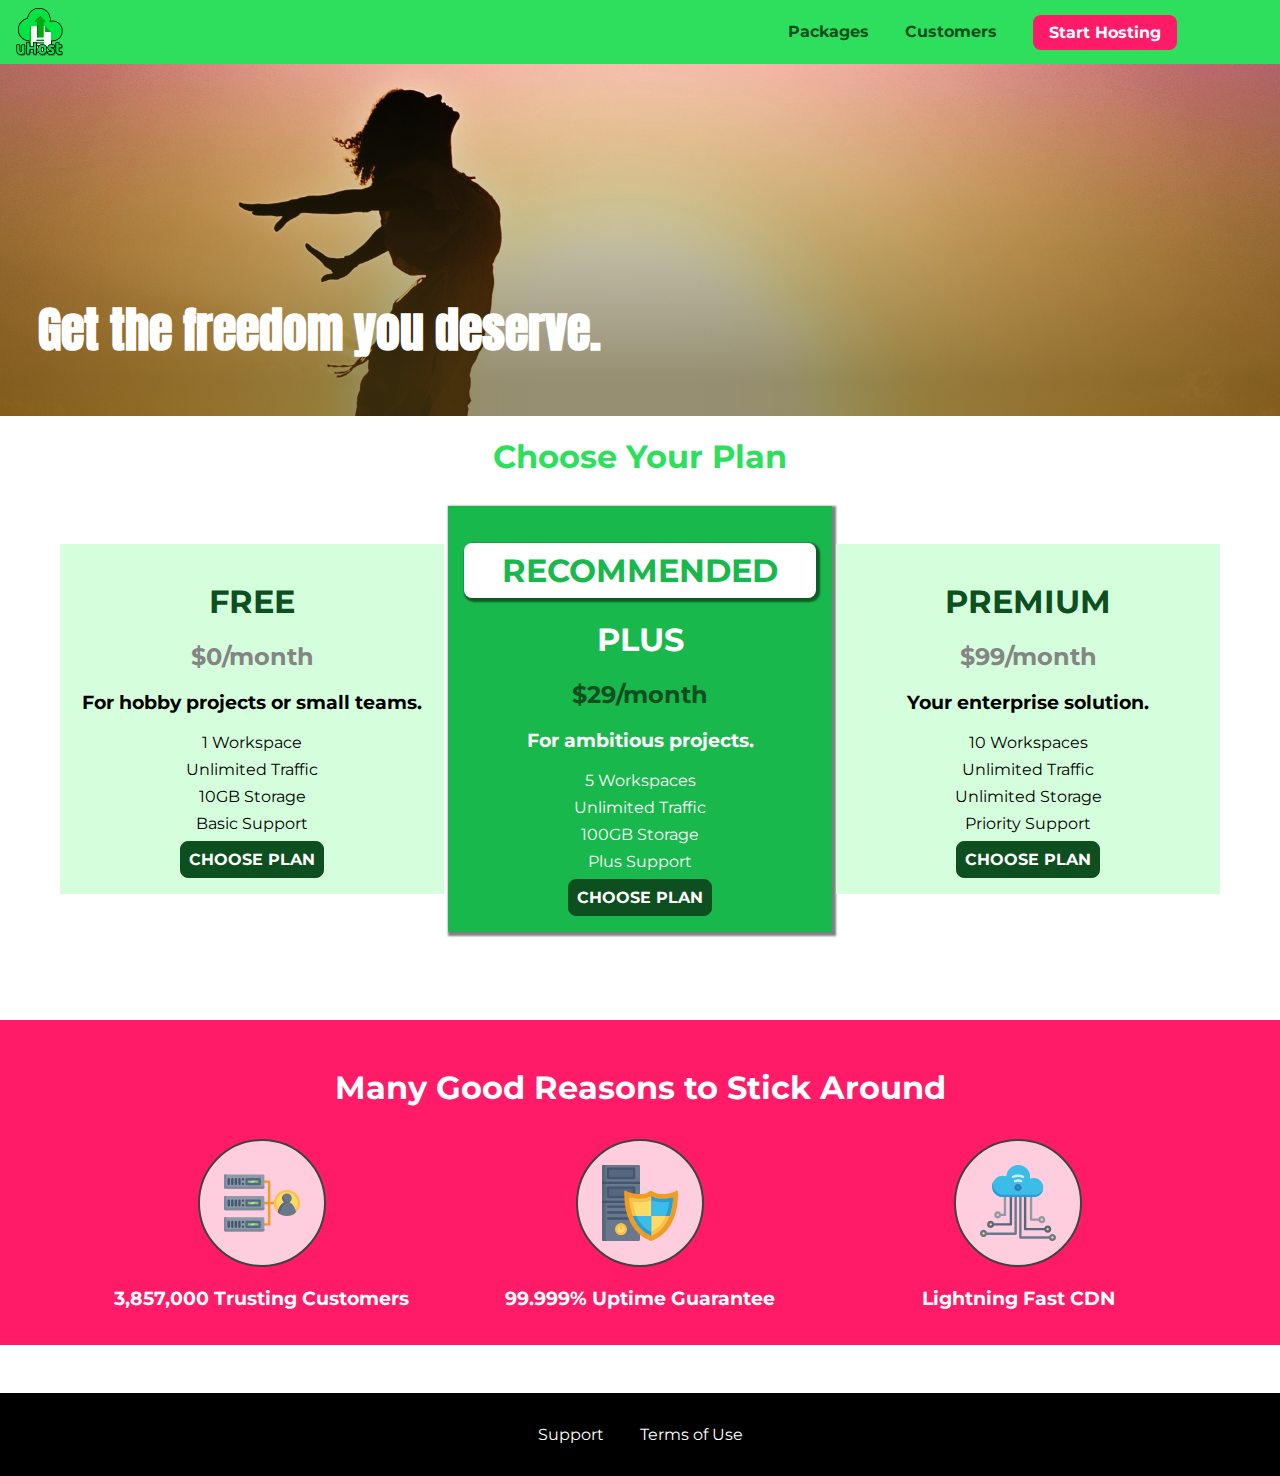
<file: s10/index.html>
<!DOCTYPE html>
<html lang="en">

<head>
    <meta charset="UTF-8">
    <meta http-equiv="X-UA-Compatible" content="ie=edge">
    <meta name="viewport" content="width=device-width, initial-scale=1.0">
    <title>uHost</title>
    <link rel="shortcut icon" href="favicon.png">
    <link href="https://fonts.googleapis.com/css?family=Anton" rel="stylesheet">
    <link href="https://fonts.googleapis.com/css?family=Montserrat:400,700" rel="stylesheet">
    <link rel="stylesheet" href="shared.css">
    <link rel="stylesheet" href="main.css">
</head>

<body>
    <div class="backdrop"></div>
    <div class="modal">
        <h1 class="modal__title">Do you want to continue?</h1>
        <div class="modal__actions">
            <a href="start-hosting/index.html" class="modal__action">Yes!</a>
            <button class="modal__action modal__action--negative" type="button">No!</button>
        </div>
    </div>
    <header class="main-header">
        <div>
            <button class="toggle-button">
                <span class="toggle-button__bar"></span>
                <span class="toggle-button__bar"></span>
                <span class="toggle-button__bar"></span>
            </button>
            <a href="index.html" class="main-header__brand">
                <img src="images/uhost-icon.png" alt="uHost - Your favorite hosting company">
            </a>
        </div>
        <nav class="main-nav">
            <ul class="main-nav__items">
                <li class="main-nav__item">
                    <a href="packages/index.html">Packages</a>
                </li>
                <li class="main-nav__item">
                    <a href="customers/index.html">Customers</a>
                </li>
                <li class="main-nav__item main-nav__item--cta">
                    <a href="start-hosting/index.html">Start Hosting</a>
                </li>
            </ul>
        </nav>
    </header>
    <nav class="mobile-nav">
        <ul class="mobile-nav__items">
            <li class="mobile-nav__item">
                <a href="packages/index.html">Packages</a>
            </li>
            <li class="mobile-nav__item">
                <a href="customers/index.html">Customers</a>
            </li>
            <li class="mobile-nav__item mobile-nav__item--cta">
                <a href="start-hosting/index.html">Start Hosting</a>
            </li>
        </ul>
    </nav>
    <main>
        <section id="product-overview">
            <h1>Get the freedom you deserve.</h1>
        </section>
        <section id="plans">
            <h1 class="section-title">Choose Your Plan</h1>
            <div class="plan__list">
                <article class="plan">
                    <h1 class="plan__title">FREE</h1>
                    <h2 class="plan__price">$0/month</h2>
                    <h3>For hobby projects or small teams.</h3>
                    <ul class="plan__features">
                        <li class="plan__feature">1 Workspace</li>
                        <li class="plan__feature">Unlimited Traffic</li>
                        <li class="plan__feature">10GB Storage</li>
                        <li class="plan__feature">Basic Support</li>
                    </ul>
                    <div>
                        <button class="button">CHOOSE PLAN</button>
                    </div>
                </article>
                <article class="plan plan--highlighted">
                    <h1 class="plan__annotation">RECOMMENDED</h1>
                    <h1 class="plan__title">PLUS</h1>
                    <h2 class="plan__price">$29/month</h2>
                    <h3>For ambitious projects.</h3>
                    <ul class="plan__features">
                        <li class="plan__feature">5 Workspaces</li>
                        <li class="plan__feature">Unlimited Traffic</li>
                        <li class="plan__feature">100GB Storage</li>
                        <li class="plan__feature">Plus Support</li>
                    </ul>
                    <div>
                        <button class="button">CHOOSE PLAN</button>
                    </div>
                </article>
                <article class="plan">
                    <h1 class="plan__title">PREMIUM</h1>
                    <h2 class="plan__price">$99/month</h2>
                    <h3>Your enterprise solution.</h3>
                    <ul class="plan__features">
                        <li class="plan__feature">10 Workspaces</li>
                        <li class="plan__feature">Unlimited Traffic</li>
                        <li class="plan__feature">Unlimited Storage</li>
                        <li class="plan__feature">Priority Support</li>
                    </ul>
                    <div>
                        <button class="button">CHOOSE PLAN</button>
                    </div>
                </article>
            </div>
        </section>
        <section id="key-features">
            <h1 class="section-title">Many Good Reasons to Stick Around</h1>
            <ul class="key-feature__list">
                <li class="key-feature">
                    <div class="key-feature__image">
                        <svg viewBox="0 0 512 512">
                            <path style="fill:#F09B24;" d="M344,248h-32V112c0-4.418-3.582-8-8-8h-40c-4.418,0-8,3.582-8,8s3.582,8,8,8h32v128h-32  c-4.418,0-8,3.582-8,8s3.582,8,8,8h32v128h-32c-4.418,0-8,3.582-8,8s3.582,8,8,8h40c4.418,0,8-3.582,8-8V264h32c4.418,0,8-3.582,8-8  S348.418,248,344,248z"
                            />
                            <path style="fill:#8E9AA9;" d="M264,64H8c-4.418,0-8,3.582-8,8v80c0,4.418,3.582,8,8,8h256c4.418,0,8-3.582,8-8V72  C272,67.582,268.418,64,264,64z"
                            />
                            <path style="fill:#7C899B;" d="M24,144c-4.418,0-8-3.582-8-8V64H8c-4.418,0-8,3.582-8,8v80c0,4.418,3.582,8,8,8h256  c4.418,0,8-3.582,8-8v-8H24z"
                            />
                            <rect x="152" y="96" style="fill:#B8E3A8;" width="88" height="32" />
                            <g>
                                <polygon style="fill:#7EC97D;" points="152,96 152,128 166,128 198,96  " />
                                <polygon style="fill:#7EC97D;" points="220,96 188,128 240,128 240,96  " />
                            </g>
                            <path style="fill:#56677E;" d="M240,136h-88c-4.418,0-8-3.582-8-8V96c0-4.418,3.582-8,8-8h88c4.418,0,8,3.582,8,8v32  C248,132.418,244.418,136,240,136z M160,120h72v-16h-72V120z"
                            />
                            <g>
                                <path style="fill:#435670;" d="M32,136c-4.418,0-8-3.582-8-8V96c0-4.418,3.582-8,8-8s8,3.582,8,8v32C40,132.418,36.418,136,32,136z   "
                                />
                                <path style="fill:#435670;" d="M56,136c-4.418,0-8-3.582-8-8V96c0-4.418,3.582-8,8-8s8,3.582,8,8v32C64,132.418,60.418,136,56,136z   "
                                />
                                <path style="fill:#435670;" d="M80,136c-4.418,0-8-3.582-8-8V96c0-4.418,3.582-8,8-8s8,3.582,8,8v32C88,132.418,84.418,136,80,136z   "
                                />
                                <path style="fill:#435670;" d="M104,136c-4.418,0-8-3.582-8-8V96c0-4.418,3.582-8,8-8s8,3.582,8,8v32   C112,132.418,108.418,136,104,136z"
                                />
                                <path style="fill:#435670;" d="M128,105c-4.418,0-8-3.582-8-8v-1c0-4.418,3.582-8,8-8s8,3.582,8,8v1   C136,101.418,132.418,105,128,105z"
                                />
                                <path style="fill:#435670;" d="M128,136c-4.418,0-8-3.582-8-8v-1c0-4.418,3.582-8,8-8s8,3.582,8,8v1   C136,132.418,132.418,136,128,136z"
                                />
                            </g>
                            <path style="fill:#8E9AA9;" d="M264,208H8c-4.418,0-8,3.582-8,8v80c0,4.418,3.582,8,8,8h256c4.418,0,8-3.582,8-8v-80  C272,211.582,268.418,208,264,208z"
                            />
                            <path style="fill:#7C899B;" d="M24,288c-4.418,0-8-3.582-8-8v-72H8c-4.418,0-8,3.582-8,8v80c0,4.418,3.582,8,8,8h256  c4.418,0,8-3.582,8-8v-8H24z"
                            />
                            <rect x="152" y="240" style="fill:#B8E3A8;" width="88" height="32" />
                            <g>
                                <polygon style="fill:#7EC97D;" points="152,240 152,272 166,272 198,240  " />
                                <polygon style="fill:#7EC97D;" points="220,240 188,272 240,272 240,240  " />
                            </g>
                            <path style="fill:#56677E;" d="M240,280h-88c-4.418,0-8-3.582-8-8v-32c0-4.418,3.582-8,8-8h88c4.418,0,8,3.582,8,8v32  C248,276.418,244.418,280,240,280z M160,264h72v-16h-72V264z"
                            />
                            <g>
                                <path style="fill:#435670;" d="M32,280c-4.418,0-8-3.582-8-8v-32c0-4.418,3.582-8,8-8s8,3.582,8,8v32C40,276.418,36.418,280,32,280   z"
                                />
                                <path style="fill:#435670;" d="M56,280c-4.418,0-8-3.582-8-8v-32c0-4.418,3.582-8,8-8s8,3.582,8,8v32C64,276.418,60.418,280,56,280   z"
                                />
                                <path style="fill:#435670;" d="M80,280c-4.418,0-8-3.582-8-8v-32c0-4.418,3.582-8,8-8s8,3.582,8,8v32C88,276.418,84.418,280,80,280   z"
                                />
                                <path style="fill:#435670;" d="M104,280c-4.418,0-8-3.582-8-8v-32c0-4.418,3.582-8,8-8s8,3.582,8,8v32   C112,276.418,108.418,280,104,280z"
                                />
                                <path style="fill:#435670;" d="M128,249c-4.418,0-8-3.582-8-8v-1c0-4.418,3.582-8,8-8s8,3.582,8,8v1   C136,245.418,132.418,249,128,249z"
                                />
                                <path style="fill:#435670;" d="M128,280c-4.418,0-8-3.582-8-8v-1c0-4.418,3.582-8,8-8s8,3.582,8,8v1   C136,276.418,132.418,280,128,280z"
                                />
                            </g>
                            <path style="fill:#8E9AA9;" d="M264,352H8c-4.418,0-8,3.582-8,8v80c0,4.418,3.582,8,8,8h256c4.418,0,8-3.582,8-8v-80  C272,355.582,268.418,352,264,352z"
                            />
                            <path style="fill:#7C899B;" d="M24,432c-4.418,0-8-3.582-8-8v-72H8c-4.418,0-8,3.582-8,8v80c0,4.418,3.582,8,8,8h256  c4.418,0,8-3.582,8-8v-8H24z"
                            />
                            <rect x="152" y="384" style="fill:#B8E3A8;" width="88" height="32" />
                            <g>
                                <polygon style="fill:#7EC97D;" points="152,384 152,416 166,416 198,384  " />
                                <polygon style="fill:#7EC97D;" points="220,384 188,416 240,416 240,384  " />
                            </g>
                            <path style="fill:#56677E;" d="M240,424h-88c-4.418,0-8-3.582-8-8v-32c0-4.418,3.582-8,8-8h88c4.418,0,8,3.582,8,8v32  C248,420.418,244.418,424,240,424z M160,408h72v-16h-72V408z"
                            />
                            <g>
                                <path style="fill:#435670;" d="M32,424c-4.418,0-8-3.582-8-8v-32c0-4.418,3.582-8,8-8s8,3.582,8,8v32C40,420.418,36.418,424,32,424   z"
                                />
                                <path style="fill:#435670;" d="M56,424c-4.418,0-8-3.582-8-8v-32c0-4.418,3.582-8,8-8s8,3.582,8,8v32C64,420.418,60.418,424,56,424   z"
                                />
                                <path style="fill:#435670;" d="M80,424c-4.418,0-8-3.582-8-8v-32c0-4.418,3.582-8,8-8s8,3.582,8,8v32C88,420.418,84.418,424,80,424   z"
                                />
                                <path style="fill:#435670;" d="M104,424c-4.418,0-8-3.582-8-8v-32c0-4.418,3.582-8,8-8s8,3.582,8,8v32   C112,420.418,108.418,424,104,424z"
                                />
                                <path style="fill:#435670;" d="M128,393c-4.418,0-8-3.582-8-8v-1c0-4.418,3.582-8,8-8s8,3.582,8,8v1   C136,389.418,132.418,393,128,393z"
                                />
                                <path style="fill:#435670;" d="M128,424c-4.418,0-8-3.582-8-8v-1c0-4.418,3.582-8,8-8s8,3.582,8,8v1   C136,420.418,132.418,424,128,424z"
                                />
                            </g>
                            <path style="fill:#F7C14D;" d="M424,168c-48.523,0-88,39.477-88,88s39.477,88,88,88s88-39.477,88-88S472.523,168,424,168z" />
                            <path style="fill:#FFDB66;" d="M424,184c-39.701,0-72,32.299-72,72s32.299,72,72,72s72-32.299,72-72S463.701,184,424,184z" />
                            <path style="fill:#69788D;" d="M484.893,314.16C476.393,274.588,451.922,248,424,248s-52.393,26.588-60.893,66.16  c-0.605,2.82,0.354,5.749,2.511,7.664C381.731,336.124,402.465,344,424,344s42.269-7.876,58.381-22.176  C484.539,319.909,485.498,316.98,484.893,314.16z"
                            />
                            <path style="fill:#56677E;" d="M434.053,249.171C430.768,248.403,427.411,248,424,248c-27.922,0-52.393,26.588-60.893,66.16  c-0.605,2.82,0.354,5.749,2.511,7.664c3.383,3.002,6.979,5.703,10.734,8.125C384.904,286.243,407.373,255.378,434.053,249.171z"
                            />
                            <path style="fill:#69788D;" d="M424,192c-17.645,0-32,14.355-32,32s14.355,32,32,32s32-14.355,32-32S441.645,192,424,192z" />
                            <path style="fill:#56677E;" d="M432,248c-17.645,0-32-14.355-32-32c0-6.783,2.128-13.076,5.742-18.258  C397.444,203.53,392,213.138,392,224c0,17.645,14.355,32,32,32c10.862,0,20.471-5.444,26.258-13.742  C445.076,245.872,438.783,248,432,248z"
                            />

                        </svg>
                    </div>
                    <p class="key-feature__description">3,857,000 Trusting Customers</p>
                </li>
                <li class="key-feature">
                    <div class="key-feature__image">
                        <svg viewBox="0 0 512 512">
                            <path style="fill:#69788D;" d="M248,0H8C3.582,0,0,3.582,0,8v496c0,4.418,3.582,8,8,8h240c4.418,0,8-3.582,8-8V8  C256,3.582,252.418,0,248,0z"
                            />
                            <path style="fill:#56677E;" d="M24,504V8c0-4.418,3.582-8,8-8H8C3.582,0,0,3.582,0,8v496c0,4.418,3.582,8,8,8h24  C27.582,512,24,508.418,24,504z"
                            />
                            <g>
                                <rect x="0" y="112" style="fill:#435670;" width="256" height="16" />
                                <rect x="0" y="240" style="fill:#435670;" width="256" height="16" />
                            </g>
                            <path style="fill:#F7C14D;" d="M128,392c-22.056,0-40,17.944-40,40s17.944,40,40,40s40-17.944,40-40S150.056,392,128,392z" />
                            <path style="fill:#FFDB66;" d="M128,408c-13.233,0-24,10.767-24,24s10.767,24,24,24s24-10.767,24-24S141.233,408,128,408z" />
                            <path style="fill:#F7C14D;" d="M128,392c-2.739,0-5.414,0.278-8,0.805V424c0,4.418,3.582,8,8,8c4.418,0,8-3.582,8-8v-31.195  C133.414,392.278,130.739,392,128,392z"
                            />
                            <g>
                                <path style="fill:#435670;" d="M216,288H40c-4.418,0-8-3.582-8-8s3.582-8,8-8h176c4.418,0,8,3.582,8,8S220.418,288,216,288z"
                                />
                                <path style="fill:#435670;" d="M216,328H40c-4.418,0-8-3.582-8-8s3.582-8,8-8h176c4.418,0,8,3.582,8,8S220.418,328,216,328z"
                                />
                                <path style="fill:#435670;" d="M216,368H40c-4.418,0-8-3.582-8-8s3.582-8,8-8h176c4.418,0,8,3.582,8,8S220.418,368,216,368z"
                                />
                                <path style="fill:#435670;" d="M216,16H40c-4.418,0-8,3.582-8,8v64c0,4.418,3.582,8,8,8h176c4.418,0,8-3.582,8-8V24   C224,19.582,220.418,16,216,16z"
                                />
                            </g>
                            <rect x="48" y="32" style="fill:#56677E;" width="160" height="48" />
                            <path style="fill:#435670;" d="M216,144H40c-4.418,0-8,3.582-8,8v64c0,4.418,3.582,8,8,8h176c4.418,0,8-3.582,8-8v-64  C224,147.582,220.418,144,216,144z"
                            />
                            <rect x="48" y="160" style="fill:#56677E;" width="160" height="48" />
                            <path style="fill:#F09B24;" d="M511.747,180.237c-0.194-6.537-8.107-10.107-13.135-5.894c-5.6,4.693-42.904,21.282-98.514,21.282  c-33.45,0-64.625-20.999-64.929-21.206c-2.9-1.991-6.764-1.85-9.512,0.346c-2.677,2.135-27.201,20.86-63.793,20.86  c-55.607,0-92.914-16.589-98.515-21.282c-5.028-4.211-12.941-0.645-13.135,5.894c-1.634,54.834,4.655,105.941,18.693,151.903  c12.096,39.604,29.759,74.047,52.497,102.373c27.538,34.304,62.743,59.882,104.66,76.045c3.069,1.918,6.757,1.921,9.83,0  c41.917-16.163,77.122-41.741,104.66-76.045c22.738-28.326,40.401-62.77,52.497-102.373  C507.092,286.179,513.381,235.071,511.747,180.237z"
                            />
                            <path style="fill:#F7C14D;" d="M476.21,221.226c-1.953-1.631-4.568-2.235-7.036-1.628c-21.686,5.327-44.926,8.028-69.075,8.028  c-25.926,0-49.633-8.975-64.955-16.504c-2.307-1.134-5.016-1.091-7.284,0.116c-14.059,7.477-36.919,16.388-65.994,16.388  c-24.153,0-47.394-2.701-69.075-8.028c-5.155-1.268-10.221,2.966-9.894,8.261c2.077,33.693,7.668,65.635,16.616,94.935  c22.774,74.565,66.139,126.334,128.888,153.868c2.032,0.891,4.397,0.891,6.43,0c61.777-27.107,104.716-78.876,127.62-153.868  c8.948-29.3,14.539-61.241,16.616-94.935C479.224,225.319,478.163,222.856,476.21,221.226z"
                            />
                            <path style="fill:#FFDB66;" d="M331.609,451.727c-52.604-25.289-89.304-70.987-109.144-135.944  c-6.532-21.39-11.162-44.336-13.82-68.447c17.133,2.852,34.952,4.291,53.22,4.291c29.394,0,53.376-7.793,69.978-15.561  c17.44,7.736,41.656,15.561,68.256,15.561c18.267,0,36.085-1.439,53.219-4.291c-2.659,24.112-7.288,47.06-13.82,68.448  C419.545,381.108,383.27,426.805,331.609,451.727z"
                            />
                            <g>
                                <path style="fill:#2C9DD4;" d="M479.066,227.858c0.157-2.539-0.903-5.002-2.856-6.633s-4.568-2.235-7.036-1.628   c-21.686,5.327-44.926,8.028-69.075,8.028c-25.926,0-49.633-8.975-64.955-16.504c-1.057-0.52-2.2-0.78-3.345-0.806l-0.072,133.351   h123.601c2.556-6.746,4.933-13.702,7.123-20.874C471.398,293.493,476.989,261.552,479.066,227.858z"
                                />
                                <path style="fill:#2C9DD4;" d="M206.658,343.667c24.153,63.42,65.028,108.108,121.743,132.995c1.031,0.452,2.147,0.673,3.263,0.666   l0.063-133.661H206.658z"
                                />
                            </g>
                            <g>
                                <path style="fill:#3CBDE8;" d="M439.497,315.783c6.532-21.389,11.161-44.336,13.82-68.448c-17.134,2.852-34.952,4.291-53.219,4.291   c-26.6,0-50.815-7.824-68.256-15.561l-0.116,107.601h97.758C433.179,334.807,436.524,325.518,439.497,315.783z"
                                />
                                <path style="fill:#3CBDE8;" d="M232.523,343.667c21.144,50.298,54.363,86.56,99.087,108.06l0.117-108.06H232.523z" />
                            </g>
                        </svg>
                    </div>
                    <p class="key-feature__description">99.999% Uptime Guarantee</p>
                </li>
                <li class="key-feature">
                    <div class="key-feature__image">
                        <svg viewBox="0 0 512 512">
                            <path style="fill:#8E9AA9;" d="M168,200c-4.418,0-8,3.582-8,8v120h-17.376c-3.302-9.311-12.194-16-22.624-16  c-13.234,0-24,10.767-24,24s10.766,24,24,24c10.429,0,19.321-6.689,22.624-16H168c4.418,0,8-3.582,8-8V208  C176,203.582,172.418,200,168,200z"
                            />
                            <path style="fill:#FFDB66;" d="M120,328c-4.411,0-8,3.589-8,8s3.589,8,8,8s8-3.589,8-8S124.411,328,120,328z" />
                            <path style="fill:#56677E;" d="M208,200c-4.418,0-8,3.582-8,8v184H94.624C91.322,382.689,82.43,376,72,376  c-13.234,0-24,10.767-24,24s10.766,24,24,24c10.429,0,19.321-6.689,22.624-16H208c4.418,0,8-3.582,8-8V208  C216,203.582,212.418,200,208,200z"
                            />
                            <path style="fill:#FFDB66;" d="M72,392c-4.411,0-8,3.589-8,8s3.589,8,8,8s8-3.589,8-8S76.411,392,72,392z" />
                            <path style="fill:#69788D;" d="M240,208c-4.418,0-8,3.582-8,8v239H47.24c-2.671-10.34-12.078-18-23.24-18c-13.234,0-24,10.767-24,24  s10.766,24,24,24c9.666,0,18.009-5.747,21.809-14H240c4.418,0,8-3.582,8-8V216C248,211.582,244.418,208,240,208z"
                            />
                            <path style="fill:#FFDB66;" d="M24,453c-4.411,0-8,3.589-8,8s3.589,8,8,8s8-3.589,8-8S28.411,453,24,453z" />
                            <path style="fill:#69788D;" d="M488,464c-10.429,0-19.321,6.689-22.624,16H280V208c0-4.418-3.582-8-8-8s-8,3.582-8,8v280  c0,4.418,3.582,8,8,8h193.376c3.302,9.311,12.194,16,22.624,16c13.234,0,24-10.767,24-24S501.234,464,488,464z"
                            />
                            <path style="fill:#FFDB66;" d="M488,480c-4.411,0-8,3.589-8,8s3.589,8,8,8s8-3.589,8-8S492.411,480,488,480z" />
                            <path style="fill:#56677E;" d="M456,408c-10.429,0-19.321,6.689-22.624,16H312V208c0-4.418-3.582-8-8-8s-8,3.582-8,8v224  c0,4.418,3.582,8,8,8h129.376c3.302,9.311,12.194,16,22.624,16c13.234,0,24-10.767,24-24S469.234,408,456,408z"
                            />
                            <path style="fill:#FFDB66;" d="M456,424c-4.411,0-8,3.589-8,8s3.589,8,8,8s8-3.589,8-8S460.411,424,456,424z" />
                            <path style="fill:#8E9AA9;" d="M416,344c-10.429,0-19.321,6.689-22.624,16H352V208c0-4.418-3.582-8-8-8s-8,3.582-8,8v160  c0,4.418,3.582,8,8,8h49.376c3.302,9.311,12.194,16,22.624,16c13.234,0,24-10.767,24-24S429.234,344,416,344z"
                            />
                            <path style="fill:#FFDB66;" d="M416,360c-4.411,0-8,3.589-8,8s3.589,8,8,8s8-3.589,8-8S420.411,360,416,360z" />
                            <path style="fill:#3CBDE8;" d="M362,88c-8.741,0-17.231,1.751-25.06,5.085C337.646,88.797,338,84.43,338,80  c0-44.112-35.888-80-80-80c-42.823,0-77.895,33.816-79.909,76.149C170.393,73.415,162.244,72,154,72c-39.701,0-72,32.299-72,72  s32.299,72,72,72h208c35.29,0,64-28.71,64-64S397.29,88,362,88z"
                            />
                            <path style="fill:#2C9DD4;" d="M368,200H160c-39.701,0-72-32.299-72-72c0-5.863,0.721-11.559,2.05-17.019  C84.918,120.88,82,132.102,82,144c0,39.701,32.299,72,72,72h208c30.389,0,55.88-21.296,62.379-49.743  C413.565,186.327,392.352,200,368,200z"
                            />
                            <path style="fill:#2A7DB5;" d="M256,128c-13.234,0-24,10.767-24,24s10.766,24,24,24c13.233,0,24-10.767,24-24S269.233,128,256,128z"
                            />
                            <path style="fill:#2C9DD4;" d="M256,144c-4.411,0-8,3.589-8,8s3.589,8,8,8c4.411,0,8-3.589,8-8S260.411,144,256,144z" />
                            <g>
                                <path style="fill:#C5F1FA;" d="M221.755,87.695c-2.994,0-5.864-1.688-7.233-4.572c-1.894-3.991-0.194-8.763,3.798-10.657   C230.157,66.849,242.834,64,256,64c13.166,0,25.844,2.849,37.68,8.466c3.992,1.895,5.692,6.666,3.798,10.657   s-6.666,5.692-10.657,3.798C277.144,82.328,266.774,80,256,80c-10.774,0-21.144,2.328-30.821,6.921   C224.072,87.446,222.904,87.695,221.755,87.695z"
                                />
                                <path style="fill:#C5F1FA;" d="M276.545,116.618c-1.148,0-2.316-0.249-3.424-0.774C267.745,113.293,261.985,112,256,112   c-5.985,0-11.745,1.293-17.121,3.844c-3.991,1.895-8.763,0.192-10.657-3.798c-1.894-3.992-0.193-8.764,3.798-10.657   C239.557,97.813,247.625,96,256,96c8.376,0,16.444,1.813,23.98,5.389c3.991,1.894,5.692,6.665,3.798,10.657   C282.41,114.93,279.539,116.618,276.545,116.618z"
                                />
                            </g>

                        </svg>
                    </div>
                    <p class="key-feature__description">Lightning Fast CDN</p>
                </li>
            </ul>
        </section>
    </main>
    <footer class="main-footer">
        <nav>
            <ul class="main-footer__links">
                <li class="main-footer__link">
                    <a href="#">Support</a>
                </li>
                <li class="main-footer__link">
                    <a href="#">Terms of Use</a>
                </li>
            </ul>
        </nav>
    </footer>
    <script src="shared.js"></script>
</body>

</html>
</file>
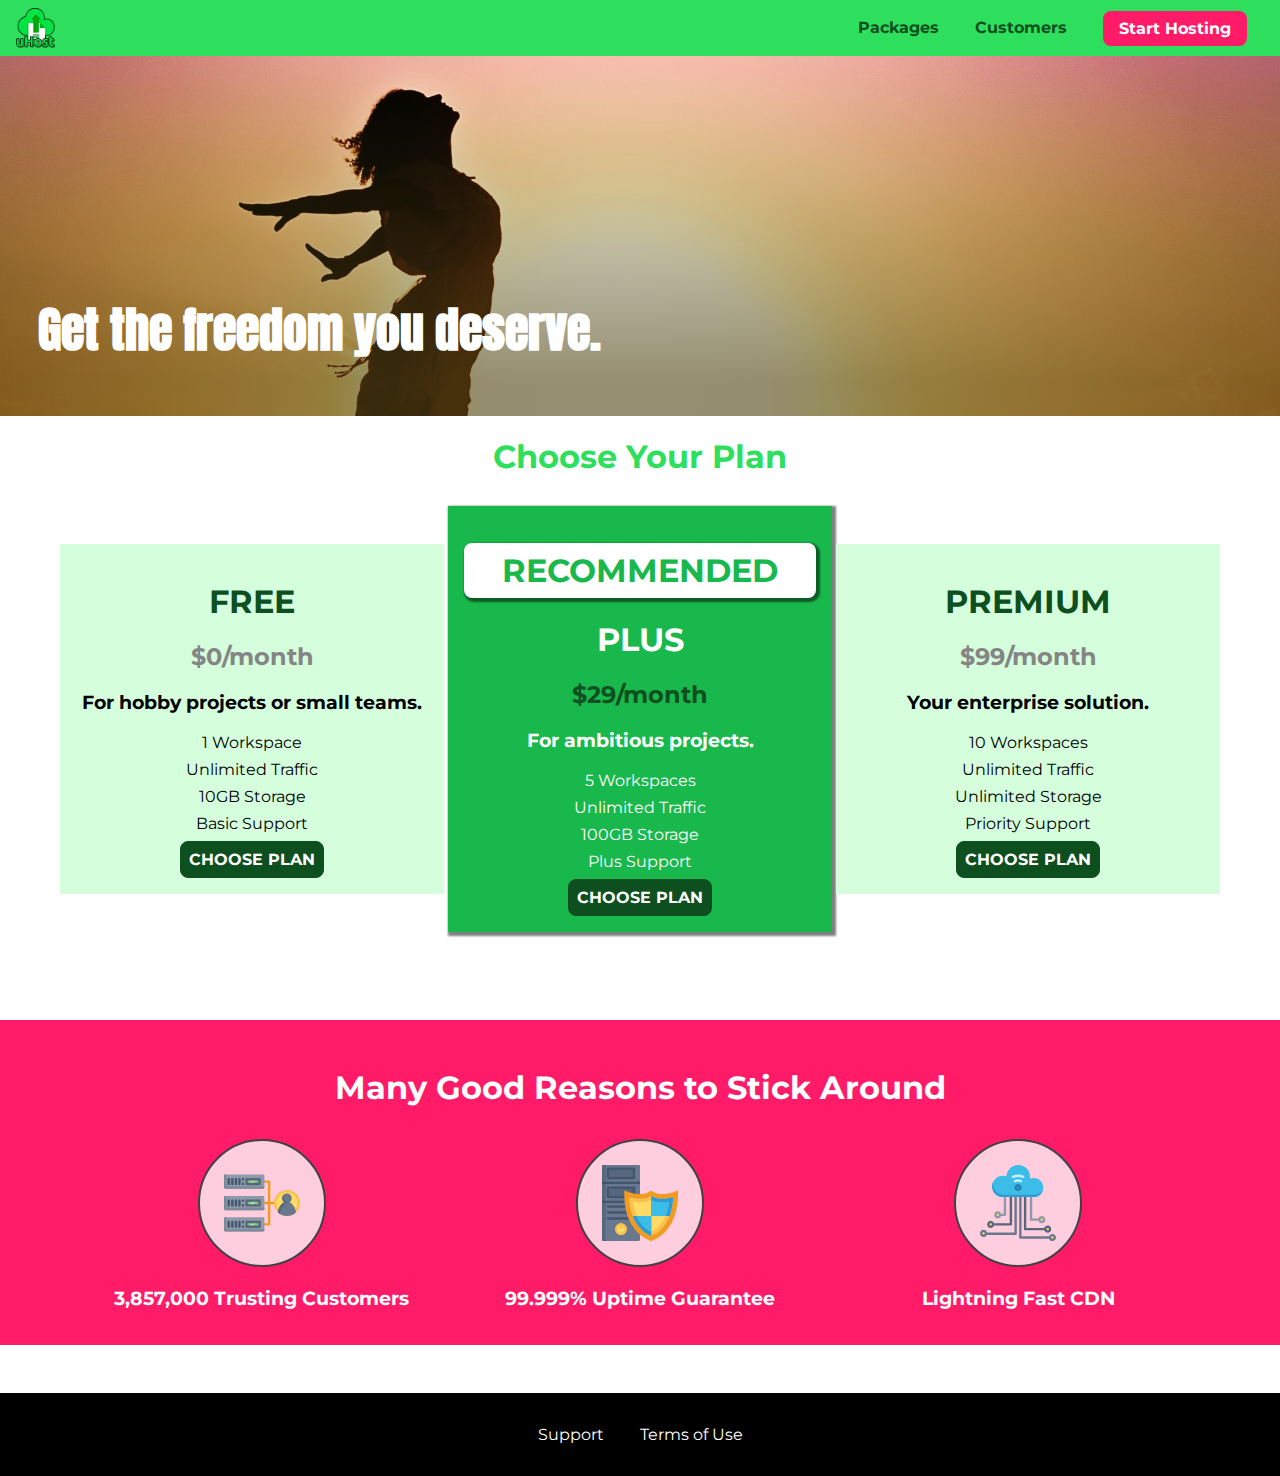
<file: s13/index.html>
<!DOCTYPE html>
<html lang="en">

<head>
    <meta charset="UTF-8">
    <meta http-equiv="X-UA-Compatible" content="ie=edge">
    <meta name="viewport" content="width=device-width, initial-scale=1.0">
    <title>uHost</title>
    <link rel="shortcut icon" href="favicon.png">
    <link rel="stylesheet" href="shared.css">
    <link rel="stylesheet" href="main.css">
</head>

<body>
    <div class="backdrop"></div>
    <div class="modal">
        <h1 class="modal__title">Do you want to continue?</h1>
        <div class="modal__actions">
            <a href="start-hosting/index.html" class="modal__action">Yes!</a>
            <button class="modal__action modal__action--negative" type="button">No!</button>
        </div>
    </div>
    <header class="main-header">
        <div>
            <button class="toggle-button">
                <span class="toggle-button__bar"></span>
                <span class="toggle-button__bar"></span>
                <span class="toggle-button__bar"></span>
            </button>
            <a href="index.html" class="main-header__brand">
                <img src="images/uhost-icon.png" alt="uHost - Your favorite hosting company">
            </a>
        </div>
        <nav class="main-nav">
            <ul class="main-nav__items">
                <li class="main-nav__item">
                    <a href="packages/index.html">Packages</a>
                </li>
                <li class="main-nav__item">
                    <a href="customers/index.html">Customers</a>
                </li>
                <li class="main-nav__item main-nav__item--cta">
                    <a href="start-hosting/index.html">Start Hosting</a>
                </li>
            </ul>
        </nav>
    </header>
    <nav class="mobile-nav">
        <ul class="mobile-nav__items">
            <li class="mobile-nav__item">
                <a href="packages/index.html">Packages</a>
            </li>
            <li class="mobile-nav__item">
                <a href="customers/index.html">Customers</a>
            </li>
            <li class="mobile-nav__item mobile-nav__item--cta">
                <a href="start-hosting/index.html">Start Hosting</a>
            </li>
        </ul>
    </nav>
    <main>
        <section id="product-overview">
            <h1>Get the freedom you deserve.</h1>
        </section>
        <section id="plans">
            <h1 class="section-title">Choose Your Plan</h1>
            <div class="plan__list">
                <article class="plan">
                    <h1 class="plan__title">FREE</h1>
                    <h2 class="plan__price">$0/month</h2>
                    <h3>For hobby projects or small teams.</h3>
                    <ul class="plan__features">
                        <li class="plan__feature">1 Workspace</li>
                        <li class="plan__feature">Unlimited Traffic</li>
                        <li class="plan__feature">10GB Storage</li>
                        <li class="plan__feature">Basic Support</li>
                    </ul>
                    <div>
                        <button class="button">CHOOSE PLAN</button>
                    </div>
                </article>
                <article class="plan plan--highlighted">
                    <h1 class="plan__annotation">RECOMMENDED</h1>
                    <h1 class="plan__title">PLUS</h1>
                    <h2 class="plan__price">$29/month</h2>
                    <h3>For ambitious projects.</h3>
                    <ul class="plan__features">
                        <li class="plan__feature">5 Workspaces</li>
                        <li class="plan__feature">Unlimited Traffic</li>
                        <li class="plan__feature">100GB Storage</li>
                        <li class="plan__feature">Plus Support</li>
                    </ul>
                    <div>
                        <button class="button">CHOOSE PLAN</button>
                    </div>
                </article>
                <article class="plan">
                    <h1 class="plan__title">PREMIUM</h1>
                    <h2 class="plan__price">$99/month</h2>
                    <h3>Your enterprise solution.</h3>
                    <ul class="plan__features">
                        <li class="plan__feature">10 Workspaces</li>
                        <li class="plan__feature">Unlimited Traffic</li>
                        <li class="plan__feature">Unlimited Storage</li>
                        <li class="plan__feature">Priority Support</li>
                    </ul>
                    <div>
                        <button class="button">CHOOSE PLAN</button>
                    </div>
                </article>
            </div>
        </section>
        <section id="key-features">
            <h1 class="section-title">Many Good Reasons to Stick Around</h1>
            <ul class="key-feature__list">
                <li class="key-feature">
                    <div class="key-feature__image">
                        <svg viewBox="0 0 512 512">
                            <path style="fill:#F09B24;" d="M344,248h-32V112c0-4.418-3.582-8-8-8h-40c-4.418,0-8,3.582-8,8s3.582,8,8,8h32v128h-32  c-4.418,0-8,3.582-8,8s3.582,8,8,8h32v128h-32c-4.418,0-8,3.582-8,8s3.582,8,8,8h40c4.418,0,8-3.582,8-8V264h32c4.418,0,8-3.582,8-8  S348.418,248,344,248z"
                            />
                            <path style="fill:#8E9AA9;" d="M264,64H8c-4.418,0-8,3.582-8,8v80c0,4.418,3.582,8,8,8h256c4.418,0,8-3.582,8-8V72  C272,67.582,268.418,64,264,64z"
                            />
                            <path style="fill:#7C899B;" d="M24,144c-4.418,0-8-3.582-8-8V64H8c-4.418,0-8,3.582-8,8v80c0,4.418,3.582,8,8,8h256  c4.418,0,8-3.582,8-8v-8H24z"
                            />
                            <rect x="152" y="96" style="fill:#B8E3A8;" width="88" height="32" />
                            <g>
                                <polygon style="fill:#7EC97D;" points="152,96 152,128 166,128 198,96  " />
                                <polygon style="fill:#7EC97D;" points="220,96 188,128 240,128 240,96  " />
                            </g>
                            <path style="fill:#56677E;" d="M240,136h-88c-4.418,0-8-3.582-8-8V96c0-4.418,3.582-8,8-8h88c4.418,0,8,3.582,8,8v32  C248,132.418,244.418,136,240,136z M160,120h72v-16h-72V120z"
                            />
                            <g>
                                <path style="fill:#435670;" d="M32,136c-4.418,0-8-3.582-8-8V96c0-4.418,3.582-8,8-8s8,3.582,8,8v32C40,132.418,36.418,136,32,136z   "
                                />
                                <path style="fill:#435670;" d="M56,136c-4.418,0-8-3.582-8-8V96c0-4.418,3.582-8,8-8s8,3.582,8,8v32C64,132.418,60.418,136,56,136z   "
                                />
                                <path style="fill:#435670;" d="M80,136c-4.418,0-8-3.582-8-8V96c0-4.418,3.582-8,8-8s8,3.582,8,8v32C88,132.418,84.418,136,80,136z   "
                                />
                                <path style="fill:#435670;" d="M104,136c-4.418,0-8-3.582-8-8V96c0-4.418,3.582-8,8-8s8,3.582,8,8v32   C112,132.418,108.418,136,104,136z"
                                />
                                <path style="fill:#435670;" d="M128,105c-4.418,0-8-3.582-8-8v-1c0-4.418,3.582-8,8-8s8,3.582,8,8v1   C136,101.418,132.418,105,128,105z"
                                />
                                <path style="fill:#435670;" d="M128,136c-4.418,0-8-3.582-8-8v-1c0-4.418,3.582-8,8-8s8,3.582,8,8v1   C136,132.418,132.418,136,128,136z"
                                />
                            </g>
                            <path style="fill:#8E9AA9;" d="M264,208H8c-4.418,0-8,3.582-8,8v80c0,4.418,3.582,8,8,8h256c4.418,0,8-3.582,8-8v-80  C272,211.582,268.418,208,264,208z"
                            />
                            <path style="fill:#7C899B;" d="M24,288c-4.418,0-8-3.582-8-8v-72H8c-4.418,0-8,3.582-8,8v80c0,4.418,3.582,8,8,8h256  c4.418,0,8-3.582,8-8v-8H24z"
                            />
                            <rect x="152" y="240" style="fill:#B8E3A8;" width="88" height="32" />
                            <g>
                                <polygon style="fill:#7EC97D;" points="152,240 152,272 166,272 198,240  " />
                                <polygon style="fill:#7EC97D;" points="220,240 188,272 240,272 240,240  " />
                            </g>
                            <path style="fill:#56677E;" d="M240,280h-88c-4.418,0-8-3.582-8-8v-32c0-4.418,3.582-8,8-8h88c4.418,0,8,3.582,8,8v32  C248,276.418,244.418,280,240,280z M160,264h72v-16h-72V264z"
                            />
                            <g>
                                <path style="fill:#435670;" d="M32,280c-4.418,0-8-3.582-8-8v-32c0-4.418,3.582-8,8-8s8,3.582,8,8v32C40,276.418,36.418,280,32,280   z"
                                />
                                <path style="fill:#435670;" d="M56,280c-4.418,0-8-3.582-8-8v-32c0-4.418,3.582-8,8-8s8,3.582,8,8v32C64,276.418,60.418,280,56,280   z"
                                />
                                <path style="fill:#435670;" d="M80,280c-4.418,0-8-3.582-8-8v-32c0-4.418,3.582-8,8-8s8,3.582,8,8v32C88,276.418,84.418,280,80,280   z"
                                />
                                <path style="fill:#435670;" d="M104,280c-4.418,0-8-3.582-8-8v-32c0-4.418,3.582-8,8-8s8,3.582,8,8v32   C112,276.418,108.418,280,104,280z"
                                />
                                <path style="fill:#435670;" d="M128,249c-4.418,0-8-3.582-8-8v-1c0-4.418,3.582-8,8-8s8,3.582,8,8v1   C136,245.418,132.418,249,128,249z"
                                />
                                <path style="fill:#435670;" d="M128,280c-4.418,0-8-3.582-8-8v-1c0-4.418,3.582-8,8-8s8,3.582,8,8v1   C136,276.418,132.418,280,128,280z"
                                />
                            </g>
                            <path style="fill:#8E9AA9;" d="M264,352H8c-4.418,0-8,3.582-8,8v80c0,4.418,3.582,8,8,8h256c4.418,0,8-3.582,8-8v-80  C272,355.582,268.418,352,264,352z"
                            />
                            <path style="fill:#7C899B;" d="M24,432c-4.418,0-8-3.582-8-8v-72H8c-4.418,0-8,3.582-8,8v80c0,4.418,3.582,8,8,8h256  c4.418,0,8-3.582,8-8v-8H24z"
                            />
                            <rect x="152" y="384" style="fill:#B8E3A8;" width="88" height="32" />
                            <g>
                                <polygon style="fill:#7EC97D;" points="152,384 152,416 166,416 198,384  " />
                                <polygon style="fill:#7EC97D;" points="220,384 188,416 240,416 240,384  " />
                            </g>
                            <path style="fill:#56677E;" d="M240,424h-88c-4.418,0-8-3.582-8-8v-32c0-4.418,3.582-8,8-8h88c4.418,0,8,3.582,8,8v32  C248,420.418,244.418,424,240,424z M160,408h72v-16h-72V408z"
                            />
                            <g>
                                <path style="fill:#435670;" d="M32,424c-4.418,0-8-3.582-8-8v-32c0-4.418,3.582-8,8-8s8,3.582,8,8v32C40,420.418,36.418,424,32,424   z"
                                />
                                <path style="fill:#435670;" d="M56,424c-4.418,0-8-3.582-8-8v-32c0-4.418,3.582-8,8-8s8,3.582,8,8v32C64,420.418,60.418,424,56,424   z"
                                />
                                <path style="fill:#435670;" d="M80,424c-4.418,0-8-3.582-8-8v-32c0-4.418,3.582-8,8-8s8,3.582,8,8v32C88,420.418,84.418,424,80,424   z"
                                />
                                <path style="fill:#435670;" d="M104,424c-4.418,0-8-3.582-8-8v-32c0-4.418,3.582-8,8-8s8,3.582,8,8v32   C112,420.418,108.418,424,104,424z"
                                />
                                <path style="fill:#435670;" d="M128,393c-4.418,0-8-3.582-8-8v-1c0-4.418,3.582-8,8-8s8,3.582,8,8v1   C136,389.418,132.418,393,128,393z"
                                />
                                <path style="fill:#435670;" d="M128,424c-4.418,0-8-3.582-8-8v-1c0-4.418,3.582-8,8-8s8,3.582,8,8v1   C136,420.418,132.418,424,128,424z"
                                />
                            </g>
                            <path style="fill:#F7C14D;" d="M424,168c-48.523,0-88,39.477-88,88s39.477,88,88,88s88-39.477,88-88S472.523,168,424,168z" />
                            <path style="fill:#FFDB66;" d="M424,184c-39.701,0-72,32.299-72,72s32.299,72,72,72s72-32.299,72-72S463.701,184,424,184z" />
                            <path style="fill:#69788D;" d="M484.893,314.16C476.393,274.588,451.922,248,424,248s-52.393,26.588-60.893,66.16  c-0.605,2.82,0.354,5.749,2.511,7.664C381.731,336.124,402.465,344,424,344s42.269-7.876,58.381-22.176  C484.539,319.909,485.498,316.98,484.893,314.16z"
                            />
                            <path style="fill:#56677E;" d="M434.053,249.171C430.768,248.403,427.411,248,424,248c-27.922,0-52.393,26.588-60.893,66.16  c-0.605,2.82,0.354,5.749,2.511,7.664c3.383,3.002,6.979,5.703,10.734,8.125C384.904,286.243,407.373,255.378,434.053,249.171z"
                            />
                            <path style="fill:#69788D;" d="M424,192c-17.645,0-32,14.355-32,32s14.355,32,32,32s32-14.355,32-32S441.645,192,424,192z" />
                            <path style="fill:#56677E;" d="M432,248c-17.645,0-32-14.355-32-32c0-6.783,2.128-13.076,5.742-18.258  C397.444,203.53,392,213.138,392,224c0,17.645,14.355,32,32,32c10.862,0,20.471-5.444,26.258-13.742  C445.076,245.872,438.783,248,432,248z"
                            />

                        </svg>
                    </div>
                    <p class="key-feature__description">3,857,000 Trusting Customers</p>
                </li>
                <li class="key-feature">
                    <div class="key-feature__image">
                        <svg viewBox="0 0 512 512">
                            <path style="fill:#69788D;" d="M248,0H8C3.582,0,0,3.582,0,8v496c0,4.418,3.582,8,8,8h240c4.418,0,8-3.582,8-8V8  C256,3.582,252.418,0,248,0z"
                            />
                            <path style="fill:#56677E;" d="M24,504V8c0-4.418,3.582-8,8-8H8C3.582,0,0,3.582,0,8v496c0,4.418,3.582,8,8,8h24  C27.582,512,24,508.418,24,504z"
                            />
                            <g>
                                <rect x="0" y="112" style="fill:#435670;" width="256" height="16" />
                                <rect x="0" y="240" style="fill:#435670;" width="256" height="16" />
                            </g>
                            <path style="fill:#F7C14D;" d="M128,392c-22.056,0-40,17.944-40,40s17.944,40,40,40s40-17.944,40-40S150.056,392,128,392z" />
                            <path style="fill:#FFDB66;" d="M128,408c-13.233,0-24,10.767-24,24s10.767,24,24,24s24-10.767,24-24S141.233,408,128,408z" />
                            <path style="fill:#F7C14D;" d="M128,392c-2.739,0-5.414,0.278-8,0.805V424c0,4.418,3.582,8,8,8c4.418,0,8-3.582,8-8v-31.195  C133.414,392.278,130.739,392,128,392z"
                            />
                            <g>
                                <path style="fill:#435670;" d="M216,288H40c-4.418,0-8-3.582-8-8s3.582-8,8-8h176c4.418,0,8,3.582,8,8S220.418,288,216,288z"
                                />
                                <path style="fill:#435670;" d="M216,328H40c-4.418,0-8-3.582-8-8s3.582-8,8-8h176c4.418,0,8,3.582,8,8S220.418,328,216,328z"
                                />
                                <path style="fill:#435670;" d="M216,368H40c-4.418,0-8-3.582-8-8s3.582-8,8-8h176c4.418,0,8,3.582,8,8S220.418,368,216,368z"
                                />
                                <path style="fill:#435670;" d="M216,16H40c-4.418,0-8,3.582-8,8v64c0,4.418,3.582,8,8,8h176c4.418,0,8-3.582,8-8V24   C224,19.582,220.418,16,216,16z"
                                />
                            </g>
                            <rect x="48" y="32" style="fill:#56677E;" width="160" height="48" />
                            <path style="fill:#435670;" d="M216,144H40c-4.418,0-8,3.582-8,8v64c0,4.418,3.582,8,8,8h176c4.418,0,8-3.582,8-8v-64  C224,147.582,220.418,144,216,144z"
                            />
                            <rect x="48" y="160" style="fill:#56677E;" width="160" height="48" />
                            <path style="fill:#F09B24;" d="M511.747,180.237c-0.194-6.537-8.107-10.107-13.135-5.894c-5.6,4.693-42.904,21.282-98.514,21.282  c-33.45,0-64.625-20.999-64.929-21.206c-2.9-1.991-6.764-1.85-9.512,0.346c-2.677,2.135-27.201,20.86-63.793,20.86  c-55.607,0-92.914-16.589-98.515-21.282c-5.028-4.211-12.941-0.645-13.135,5.894c-1.634,54.834,4.655,105.941,18.693,151.903  c12.096,39.604,29.759,74.047,52.497,102.373c27.538,34.304,62.743,59.882,104.66,76.045c3.069,1.918,6.757,1.921,9.83,0  c41.917-16.163,77.122-41.741,104.66-76.045c22.738-28.326,40.401-62.77,52.497-102.373  C507.092,286.179,513.381,235.071,511.747,180.237z"
                            />
                            <path style="fill:#F7C14D;" d="M476.21,221.226c-1.953-1.631-4.568-2.235-7.036-1.628c-21.686,5.327-44.926,8.028-69.075,8.028  c-25.926,0-49.633-8.975-64.955-16.504c-2.307-1.134-5.016-1.091-7.284,0.116c-14.059,7.477-36.919,16.388-65.994,16.388  c-24.153,0-47.394-2.701-69.075-8.028c-5.155-1.268-10.221,2.966-9.894,8.261c2.077,33.693,7.668,65.635,16.616,94.935  c22.774,74.565,66.139,126.334,128.888,153.868c2.032,0.891,4.397,0.891,6.43,0c61.777-27.107,104.716-78.876,127.62-153.868  c8.948-29.3,14.539-61.241,16.616-94.935C479.224,225.319,478.163,222.856,476.21,221.226z"
                            />
                            <path style="fill:#FFDB66;" d="M331.609,451.727c-52.604-25.289-89.304-70.987-109.144-135.944  c-6.532-21.39-11.162-44.336-13.82-68.447c17.133,2.852,34.952,4.291,53.22,4.291c29.394,0,53.376-7.793,69.978-15.561  c17.44,7.736,41.656,15.561,68.256,15.561c18.267,0,36.085-1.439,53.219-4.291c-2.659,24.112-7.288,47.06-13.82,68.448  C419.545,381.108,383.27,426.805,331.609,451.727z"
                            />
                            <g>
                                <path style="fill:#2C9DD4;" d="M479.066,227.858c0.157-2.539-0.903-5.002-2.856-6.633s-4.568-2.235-7.036-1.628   c-21.686,5.327-44.926,8.028-69.075,8.028c-25.926,0-49.633-8.975-64.955-16.504c-1.057-0.52-2.2-0.78-3.345-0.806l-0.072,133.351   h123.601c2.556-6.746,4.933-13.702,7.123-20.874C471.398,293.493,476.989,261.552,479.066,227.858z"
                                />
                                <path style="fill:#2C9DD4;" d="M206.658,343.667c24.153,63.42,65.028,108.108,121.743,132.995c1.031,0.452,2.147,0.673,3.263,0.666   l0.063-133.661H206.658z"
                                />
                            </g>
                            <g>
                                <path style="fill:#3CBDE8;" d="M439.497,315.783c6.532-21.389,11.161-44.336,13.82-68.448c-17.134,2.852-34.952,4.291-53.219,4.291   c-26.6,0-50.815-7.824-68.256-15.561l-0.116,107.601h97.758C433.179,334.807,436.524,325.518,439.497,315.783z"
                                />
                                <path style="fill:#3CBDE8;" d="M232.523,343.667c21.144,50.298,54.363,86.56,99.087,108.06l0.117-108.06H232.523z" />
                            </g>
                        </svg>
                    </div>
                    <p class="key-feature__description">99.999% Uptime Guarantee</p>
                </li>
                <li class="key-feature">
                    <div class="key-feature__image">
                        <svg viewBox="0 0 512 512">
                            <path style="fill:#8E9AA9;" d="M168,200c-4.418,0-8,3.582-8,8v120h-17.376c-3.302-9.311-12.194-16-22.624-16  c-13.234,0-24,10.767-24,24s10.766,24,24,24c10.429,0,19.321-6.689,22.624-16H168c4.418,0,8-3.582,8-8V208  C176,203.582,172.418,200,168,200z"
                            />
                            <path style="fill:#FFDB66;" d="M120,328c-4.411,0-8,3.589-8,8s3.589,8,8,8s8-3.589,8-8S124.411,328,120,328z" />
                            <path style="fill:#56677E;" d="M208,200c-4.418,0-8,3.582-8,8v184H94.624C91.322,382.689,82.43,376,72,376  c-13.234,0-24,10.767-24,24s10.766,24,24,24c10.429,0,19.321-6.689,22.624-16H208c4.418,0,8-3.582,8-8V208  C216,203.582,212.418,200,208,200z"
                            />
                            <path style="fill:#FFDB66;" d="M72,392c-4.411,0-8,3.589-8,8s3.589,8,8,8s8-3.589,8-8S76.411,392,72,392z" />
                            <path style="fill:#69788D;" d="M240,208c-4.418,0-8,3.582-8,8v239H47.24c-2.671-10.34-12.078-18-23.24-18c-13.234,0-24,10.767-24,24  s10.766,24,24,24c9.666,0,18.009-5.747,21.809-14H240c4.418,0,8-3.582,8-8V216C248,211.582,244.418,208,240,208z"
                            />
                            <path style="fill:#FFDB66;" d="M24,453c-4.411,0-8,3.589-8,8s3.589,8,8,8s8-3.589,8-8S28.411,453,24,453z" />
                            <path style="fill:#69788D;" d="M488,464c-10.429,0-19.321,6.689-22.624,16H280V208c0-4.418-3.582-8-8-8s-8,3.582-8,8v280  c0,4.418,3.582,8,8,8h193.376c3.302,9.311,12.194,16,22.624,16c13.234,0,24-10.767,24-24S501.234,464,488,464z"
                            />
                            <path style="fill:#FFDB66;" d="M488,480c-4.411,0-8,3.589-8,8s3.589,8,8,8s8-3.589,8-8S492.411,480,488,480z" />
                            <path style="fill:#56677E;" d="M456,408c-10.429,0-19.321,6.689-22.624,16H312V208c0-4.418-3.582-8-8-8s-8,3.582-8,8v224  c0,4.418,3.582,8,8,8h129.376c3.302,9.311,12.194,16,22.624,16c13.234,0,24-10.767,24-24S469.234,408,456,408z"
                            />
                            <path style="fill:#FFDB66;" d="M456,424c-4.411,0-8,3.589-8,8s3.589,8,8,8s8-3.589,8-8S460.411,424,456,424z" />
                            <path style="fill:#8E9AA9;" d="M416,344c-10.429,0-19.321,6.689-22.624,16H352V208c0-4.418-3.582-8-8-8s-8,3.582-8,8v160  c0,4.418,3.582,8,8,8h49.376c3.302,9.311,12.194,16,22.624,16c13.234,0,24-10.767,24-24S429.234,344,416,344z"
                            />
                            <path style="fill:#FFDB66;" d="M416,360c-4.411,0-8,3.589-8,8s3.589,8,8,8s8-3.589,8-8S420.411,360,416,360z" />
                            <path style="fill:#3CBDE8;" d="M362,88c-8.741,0-17.231,1.751-25.06,5.085C337.646,88.797,338,84.43,338,80  c0-44.112-35.888-80-80-80c-42.823,0-77.895,33.816-79.909,76.149C170.393,73.415,162.244,72,154,72c-39.701,0-72,32.299-72,72  s32.299,72,72,72h208c35.29,0,64-28.71,64-64S397.29,88,362,88z"
                            />
                            <path style="fill:#2C9DD4;" d="M368,200H160c-39.701,0-72-32.299-72-72c0-5.863,0.721-11.559,2.05-17.019  C84.918,120.88,82,132.102,82,144c0,39.701,32.299,72,72,72h208c30.389,0,55.88-21.296,62.379-49.743  C413.565,186.327,392.352,200,368,200z"
                            />
                            <path style="fill:#2A7DB5;" d="M256,128c-13.234,0-24,10.767-24,24s10.766,24,24,24c13.233,0,24-10.767,24-24S269.233,128,256,128z"
                            />
                            <path style="fill:#2C9DD4;" d="M256,144c-4.411,0-8,3.589-8,8s3.589,8,8,8c4.411,0,8-3.589,8-8S260.411,144,256,144z" />
                            <g>
                                <path style="fill:#C5F1FA;" d="M221.755,87.695c-2.994,0-5.864-1.688-7.233-4.572c-1.894-3.991-0.194-8.763,3.798-10.657   C230.157,66.849,242.834,64,256,64c13.166,0,25.844,2.849,37.68,8.466c3.992,1.895,5.692,6.666,3.798,10.657   s-6.666,5.692-10.657,3.798C277.144,82.328,266.774,80,256,80c-10.774,0-21.144,2.328-30.821,6.921   C224.072,87.446,222.904,87.695,221.755,87.695z"
                                />
                                <path style="fill:#C5F1FA;" d="M276.545,116.618c-1.148,0-2.316-0.249-3.424-0.774C267.745,113.293,261.985,112,256,112   c-5.985,0-11.745,1.293-17.121,3.844c-3.991,1.895-8.763,0.192-10.657-3.798c-1.894-3.992-0.193-8.764,3.798-10.657   C239.557,97.813,247.625,96,256,96c8.376,0,16.444,1.813,23.98,5.389c3.991,1.894,5.692,6.665,3.798,10.657   C282.41,114.93,279.539,116.618,276.545,116.618z"
                                />
                            </g>

                        </svg>
                    </div>
                    <p class="key-feature__description">Lightning Fast CDN</p>
                </li>
            </ul>
        </section>
    </main>
    <footer class="main-footer">
        <nav>
            <ul class="main-footer__links">
                <li class="main-footer__link">
                    <a href="#">Support</a>
                </li>
                <li class="main-footer__link">
                    <a href="#">Terms of Use</a>
                </li>
            </ul>
        </nav>
    </footer>
    <script src="shared.js"></script>
</body>

</html>
</file>
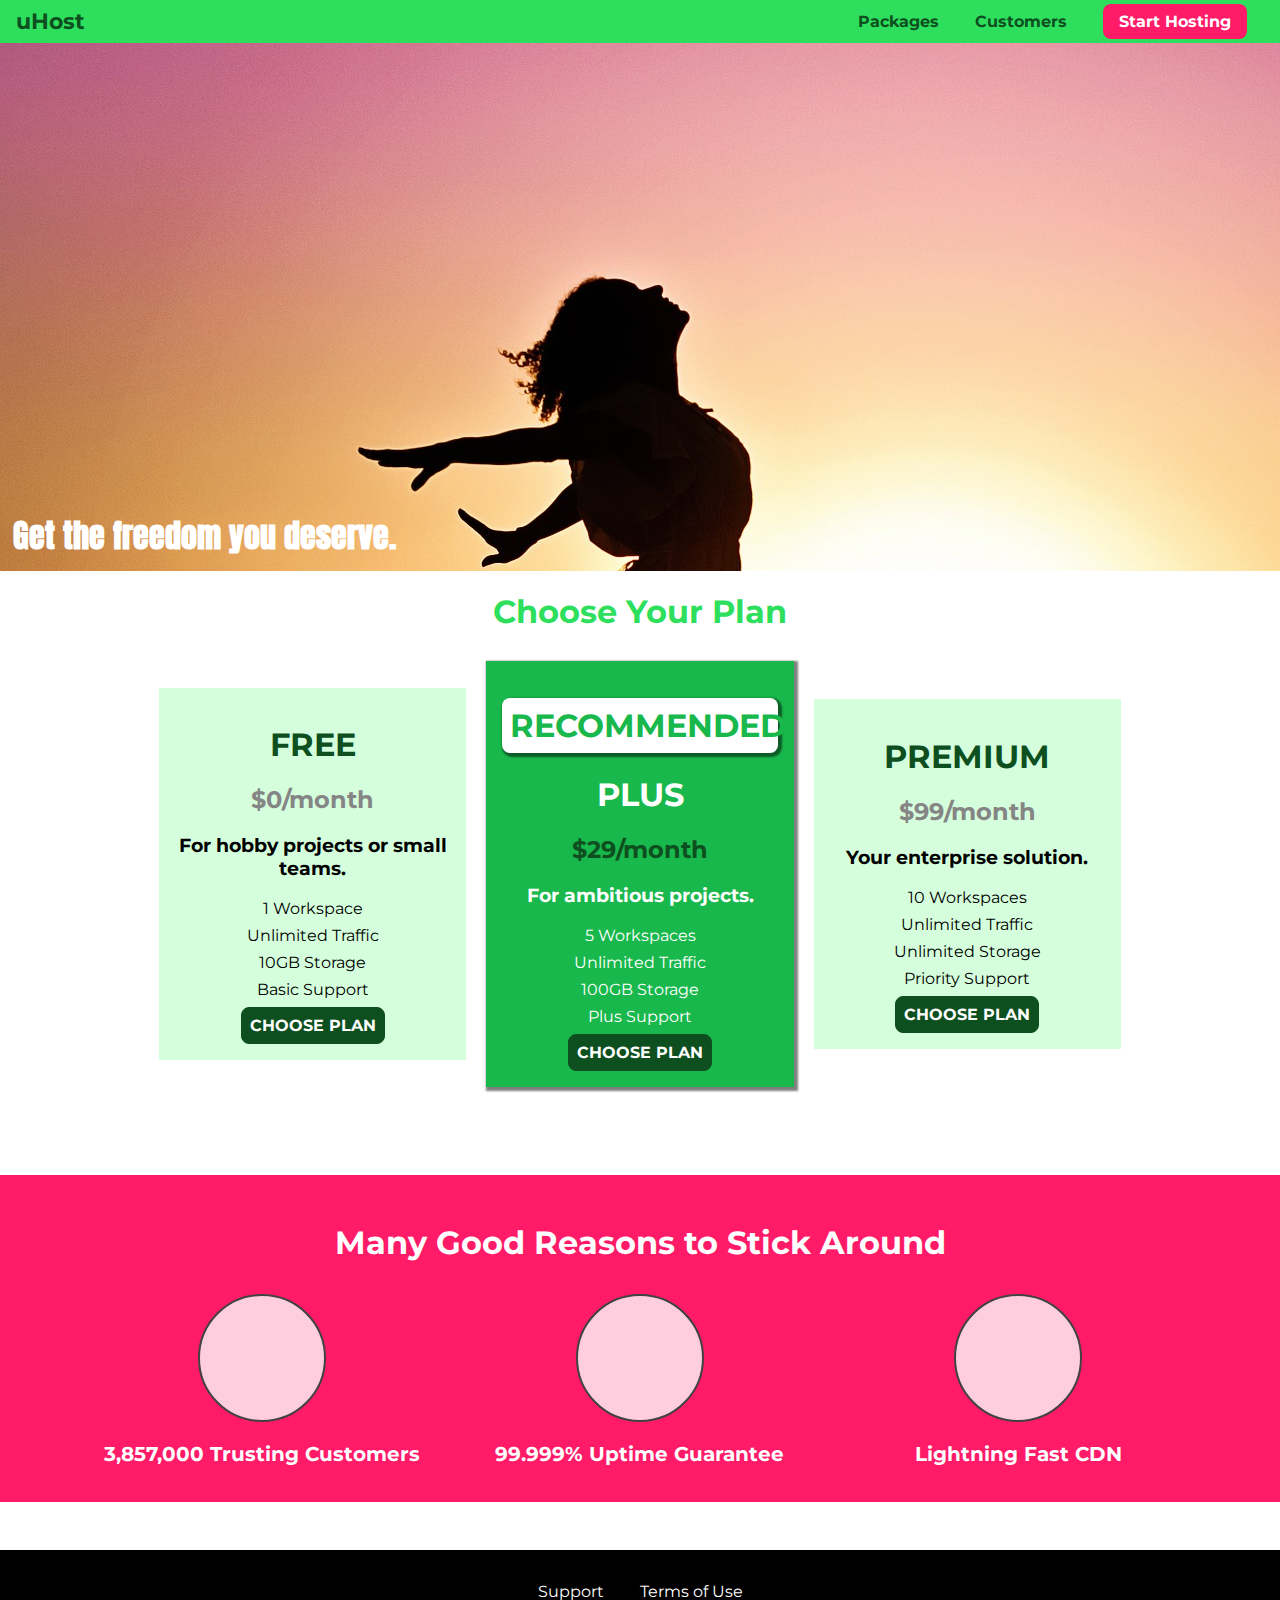
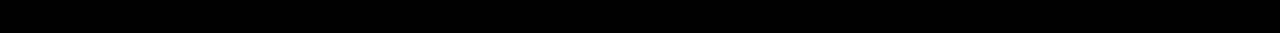
<file: s6/index.html>
<!DOCTYPE html>
<html lang="en">

<head>
    <meta charset="UTF-8">
    <meta http-equiv="X-UA-Compatible" content="ie=edge">
    <title>uHost</title>
    <link rel="shortcut icon" href="favicon.png">
    <link href="https://fonts.googleapis.com/css?family=Anton" rel="stylesheet">
    <link href="https://fonts.googleapis.com/css?family=Montserrat:400,700" rel="stylesheet">
    <link rel="stylesheet" href="shared.css">
    <link rel="stylesheet" href="main.css">
</head>
<body>
    <header class="main-header">
        <div>
            <a href="index.html" class="main-header__brand">
                uHost
            </a>
        </div>
        <nav class="main-nav">
            <ul class="main-nav__items">
                <li class="main-nav__item">
                    <a href="packages/index.html">Packages</a>
                </li>
                <li class="main-nav__item">
                    <a href="customers/index.html">Customers</a>
                </li>
                <li class="main-nav__item main-nav__item--cta">
                    <a href="start-hosting/index.html">Start Hosting</a>
                </li>
            </ul>
        </nav>
    </header>
    <main>
        <section id="product-overview">
            <h1>Get the freedom you deserve.</h1>
        </section>
        <section id="plans">
            <h1 class="section-title">Choose Your Plan</h1>
            <div class="plan__list">
                <article class="plan">
                    <h1 class="plan__title">FREE</h1>
                    <h2 class="plan__price">$0/month</h2>
                    <h3>For hobby projects or small teams.</h3>
                    <ul class="plan__features">
                        <li class="plan__feature">1 Workspace</li>
                        <li class="plan__feature">Unlimited Traffic</li>
                        <li class="plan__feature">10GB Storage</li>
                        <li class="plan__feature">Basic Support</li>
                    </ul>
                    <div>
                        <button class="button">CHOOSE PLAN</button>
                    </div>
                </article>
                <article class="plan plan--highlighted">
                    <h1 class="plan__annotation">RECOMMENDED</h1>
                    <h1 class="plan__title">PLUS</h1>
                    <h2 class="plan__price">$29/month</h2>
                    <h3>For ambitious projects.</h3>
                    <ul class="plan__features">
                        <li class="plan__feature">5 Workspaces</li>
                        <li class="plan__feature">Unlimited Traffic</li>
                        <li class="plan__feature">100GB Storage</li>
                        <li class="plan__feature">Plus Support</li>
                    </ul>
                    <div>
                        <button class="button">CHOOSE PLAN</button>
                    </div>
                </article>
                <article class="plan">
                    <h1 class="plan__title">PREMIUM</h1>
                    <h2 class="plan__price">$99/month</h2>
                    <h3>Your enterprise solution.</h3>
                    <ul class="plan__features">
                        <li class="plan__feature">10 Workspaces</li>
                        <li class="plan__feature">Unlimited Traffic</li>
                        <li class="plan__feature">Unlimited Storage</li>
                        <li class="plan__feature">Priority Support</li>
                    </ul>
                    <div>
                        <button class="button">CHOOSE PLAN</button>
                    </div>
                </article>
            </div>
        </section>
        <section id="key-features">
            <h1 class="section-title">Many Good Reasons to Stick Around</h1>
            <ul class="key-feature__list">
                <li class="key-feature">
                    <div class="key-feature__image">

                    </div>
                    <p class="key-feature__description">3,857,000 Trusting Customers</p>
                </li>
                <li class="key-feature">
                    <div class="key-feature__image">

                    </div>
                    <p class="key-feature__description">99.999% Uptime Guarantee</p>
                </li>
                <li class="key-feature">
                    <div class="key-feature__image">

                    </div>
                    <p class="key-feature__description">Lightning Fast CDN</p>
                </li>
            </ul>
        </section>
    </main>
    <footer class="main-footer">
        <nav>
            <ul class="main-footer__links">
                <li class="main-footer__link">
                    <a href="#">Support</a>
                </li>
                <li class="main-footer__link">
                    <a href="#">Terms of Use</a>
                </li>
            </ul>
        </nav>
    </footer>

</body>
</html>
</file>
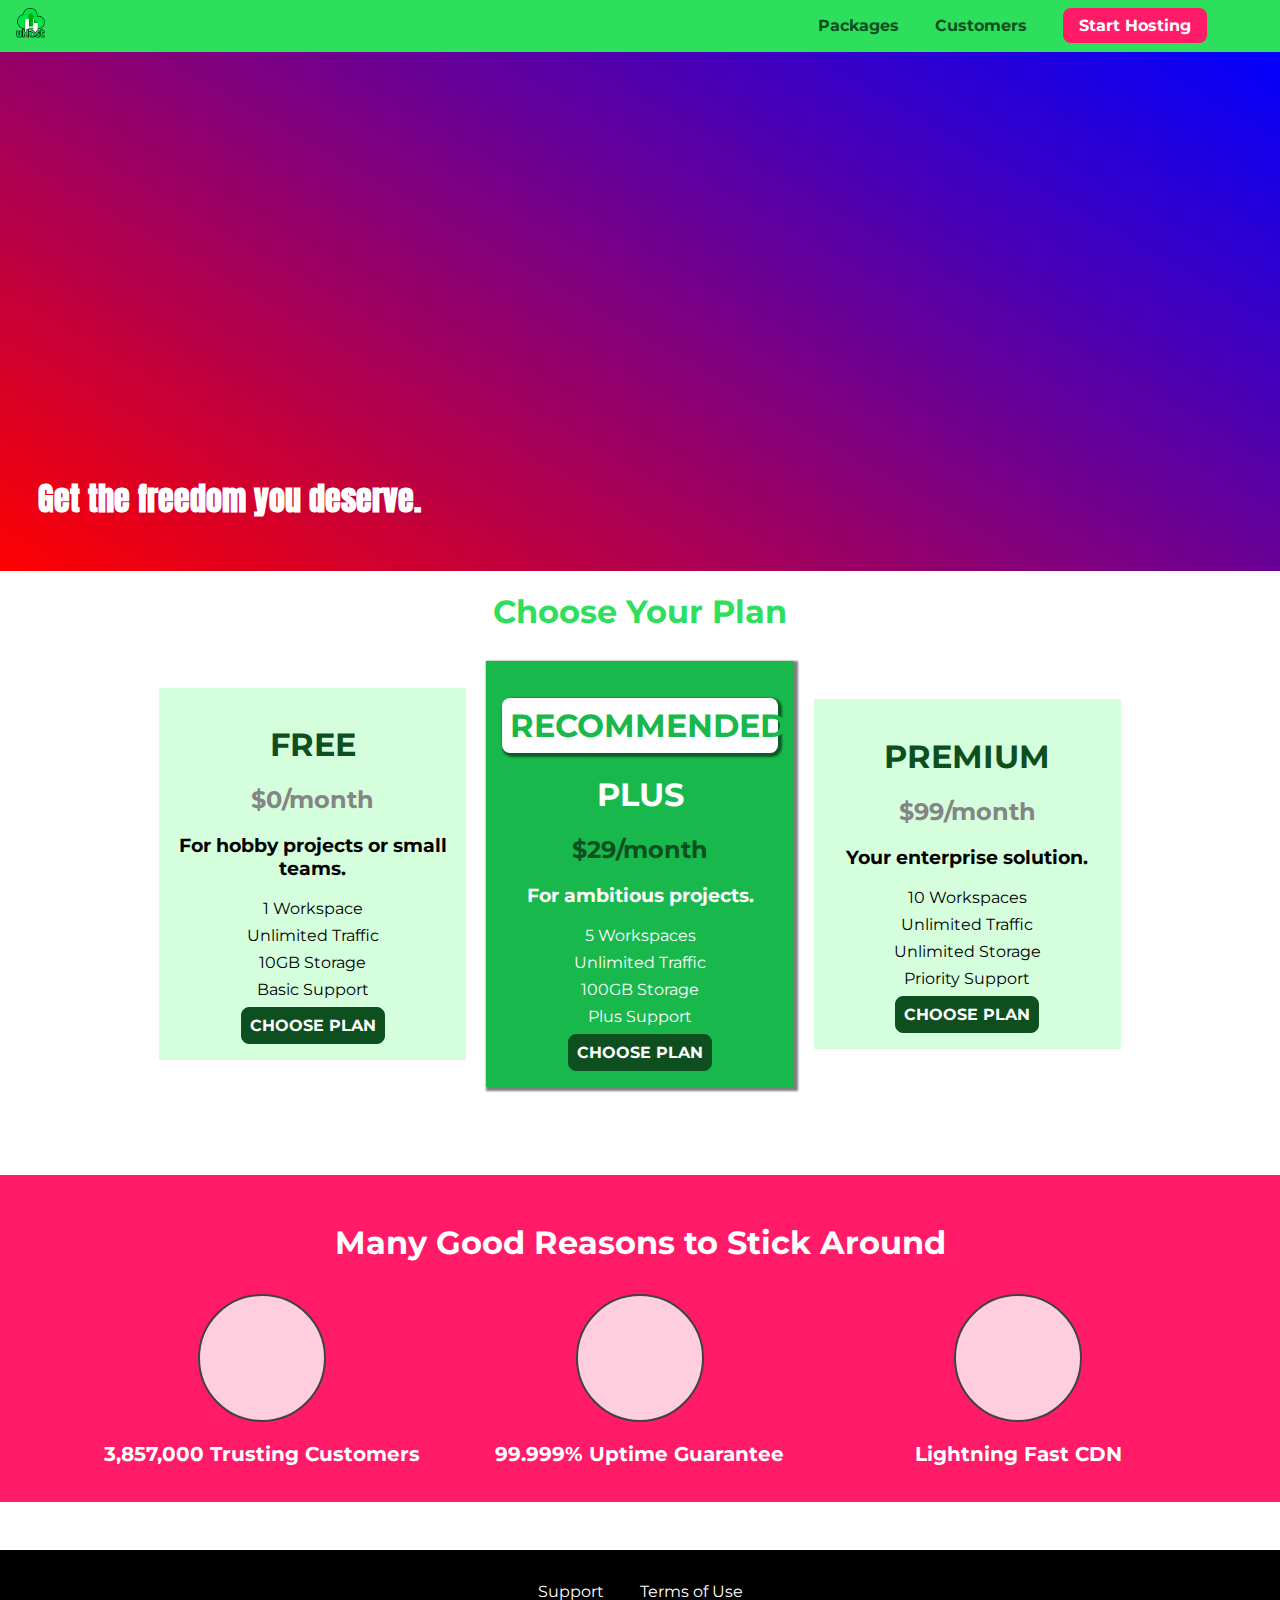
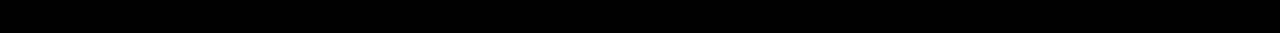
<file: s7/index.html>
<!DOCTYPE html>
<html lang="en">

<head>
    <meta charset="UTF-8">
    <meta http-equiv="X-UA-Compatible" content="ie=edge">
    <title>uHost</title>
    <link rel="shortcut icon" href="favicon.png">
    <link href="https://fonts.googleapis.com/css?family=Anton" rel="stylesheet">
    <link href="https://fonts.googleapis.com/css?family=Montserrat:400,700" rel="stylesheet">
    <link rel="stylesheet" href="shared.css">
    <link rel="stylesheet" href="main.css">
</head>

<body>
    <header class="main-header">
        <div>
            <a href="index.html" class="main-header__brand">
                <img src="./images/uhost-icon.png">
            </a>
        </div>
        <nav class="main-nav">
            <ul class="main-nav__items">
                <li class="main-nav__item">
                    <a href="packages/index.html">Packages</a>
                </li>
                <li class="main-nav__item">
                    <a href="customers/index.html">Customers</a>
                </li>
                <li class="main-nav__item main-nav__item--cta">
                    <a href="start-hosting/index.html">Start Hosting</a>
                </li>
            </ul>
        </nav>
    </header>
    <main>
        <section id="product-overview">
            <h1>Get the freedom you deserve.</h1>
        </section>
        <section id="plans">
            <h1 class="section-title">Choose Your Plan</h1>
            <div class="plan__list">
                <article class="plan">
                    <h1 class="plan__title">FREE</h1>
                    <h2 class="plan__price">$0/month</h2>
                    <h3>For hobby projects or small teams.</h3>
                    <ul class="plan__features">
                        <li class="plan__feature">1 Workspace</li>
                        <li class="plan__feature">Unlimited Traffic</li>
                        <li class="plan__feature">10GB Storage</li>
                        <li class="plan__feature">Basic Support</li>
                    </ul>
                    <div>
                        <button class="button">CHOOSE PLAN</button>
                    </div>
                </article>
                <article class="plan plan--highlighted">
                    <h1 class="plan__annotation">RECOMMENDED</h1>
                    <h1 class="plan__title">PLUS</h1>
                    <h2 class="plan__price">$29/month</h2>
                    <h3>For ambitious projects.</h3>
                    <ul class="plan__features">
                        <li class="plan__feature">5 Workspaces</li>
                        <li class="plan__feature">Unlimited Traffic</li>
                        <li class="plan__feature">100GB Storage</li>
                        <li class="plan__feature">Plus Support</li>
                    </ul>
                    <div>
                        <button class="button">CHOOSE PLAN</button>
                    </div>
                </article>
                <article class="plan">
                    <h1 class="plan__title">PREMIUM</h1>
                    <h2 class="plan__price">$99/month</h2>
                    <h3>Your enterprise solution.</h3>
                    <ul class="plan__features">
                        <li class="plan__feature">10 Workspaces</li>
                        <li class="plan__feature">Unlimited Traffic</li>
                        <li class="plan__feature">Unlimited Storage</li>
                        <li class="plan__feature">Priority Support</li>
                    </ul>
                    <div>
                        <button class="button">CHOOSE PLAN</button>
                    </div>
                </article>
            </div>
        </section>
        <section id="key-features">
            <h1 class="section-title">Many Good Reasons to Stick Around</h1>
            <ul class="key-feature__list">
                <li class="key-feature">
                    <div class="key-feature__image">

                    </div>
                    <p class="key-feature__description">3,857,000 Trusting Customers</p>
                </li>
                <li class="key-feature">
                    <div class="key-feature__image">

                    </div>
                    <p class="key-feature__description">99.999% Uptime Guarantee</p>
                </li>
                <li class="key-feature">
                    <div class="key-feature__image">

                    </div>
                    <p class="key-feature__description">Lightning Fast CDN</p>
                </li>
            </ul>
        </section>
    </main>
    <footer class="main-footer">
        <nav>
            <ul class="main-footer__links">
                <li class="main-footer__link">
                    <a href="#">Support</a>
                </li>
                <li class="main-footer__link">
                    <a href="#">Terms of Use</a>
                </li>
            </ul>
        </nav>
    </footer>
</body>

</html>
</file>
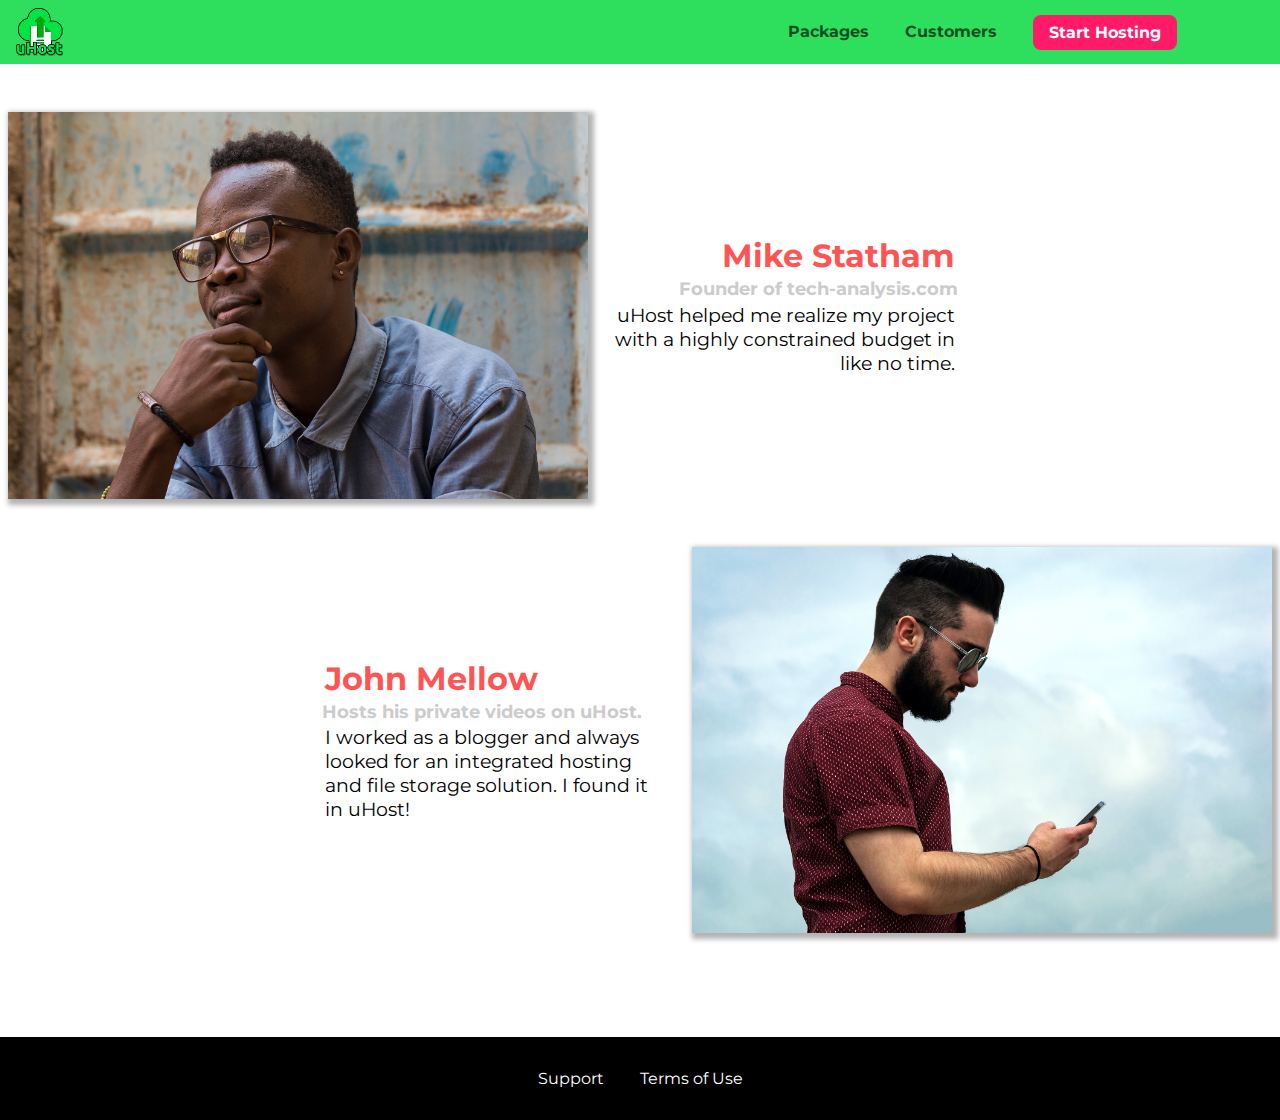
<file: s10/customers/index.html>
<!DOCTYPE html>
<html lang="en">

<head>
    <meta charset="UTF-8">
    <meta name="viewport" content="width=device-width, initial-scale=1.0">
    <meta http-equiv="X-UA-Compatible" content="ie=edge">
    <title>uHost Customers</title>
    <link rel="shortcut icon" href="../favicon.png">
    <link href="https://fonts.googleapis.com/css?family=Anton|Montserrat:400,700" rel="stylesheet">
    <link rel="stylesheet" href="../shared.css">
    <link rel="stylesheet" href="customers.css">
</head>

<body>
    <div class="backdrop"></div>
    <header class="main-header">
        <div>
            <button class="toggle-button">
                <span class="toggle-button__bar"></span>
                <span class="toggle-button__bar"></span>
                <span class="toggle-button__bar"></span>
            </button>
            <a href="../index.html" class="main-header__brand">
                <img src="../images/uhost-icon.png" alt="uHost - Your favorite hosting company">
            </a>
        </div>
        <nav class="main-nav">
            <ul class="main-nav__items">
                <li class="main-nav__item">
                    <a href="../packages/index.html">Packages</a>
                </li>
                <li class="main-nav__item">
                    <a href="index.html">Customers</a>
                </li>
                <li class="main-nav__item main-nav__item--cta">
                    <a href="start-hosting/index.html">Start Hosting</a>
                </li>
            </ul>
        </nav>
    </header>
    <nav class="mobile-nav">
        <ul class="mobile-nav__items">
            <li class="mobile-nav__item">
                <a href="../packages/index.html">Packages</a>
            </li>
            <li class="mobile-nav__item">
                <a href="index.html">Customers</a>
            </li>
            <li class="mobile-nav__item mobile-nav__item--cta">
                <a href="../start-hosting/index.html">Start Hosting</a>
            </li>
        </ul>
    </nav>
    <main>
        <div>
            <div class="testimonial" id="customer-1">
                <div class="testimonial__image-container">
                    <img src="../images/customer-1.jpg" alt="Mike Statham - Customer" class="testimonial__image">
                </div>
                <div class="testimonial__info">
                    <h1 class="testimonial__name">Mike Statham</h1>
                    <h2 class="testimonial__subtitle">Founder of
                        <a href="tech-analysis.com">tech-analysis.com</a>
                    </h2>
                    <p class="testimonial__text">uHost helped me realize my project with a highly constrained budget in like no time.</p>
                </div>
            </div>
            <div class="testimonial" id="customer-2">

                <div class="testimonial__info">
                    <h1 class="testimonial__name">John Mellow</h1>
                    <h2 class="testimonial__subtitle">Hosts his private videos on uHost.
                    </h2>
                    <p class="testimonial__text">I worked as a blogger and always looked for an integrated hosting and file storage solution. I found
                        it in uHost!
                    </p>
                </div>
                <div class="testimonial__image-container">
                    <img src="../images/customer-2.jpg" alt="John Mellow - Customer" class="testimonial__image">
                </div>
            </div>
        </div>
    </main>
    <footer class="main-footer">
        <nav>
            <ul class="main-footer__links">
                <li class="main-footer__link">
                    <a href="#">Support</a>
                </li>
                <li class="main-footer__link">
                    <a href="#">Terms of Use</a>
                </li>
            </ul>
        </nav>
    </footer>
    <script src="../shared.js"></script>
</body>

</html>
</file>
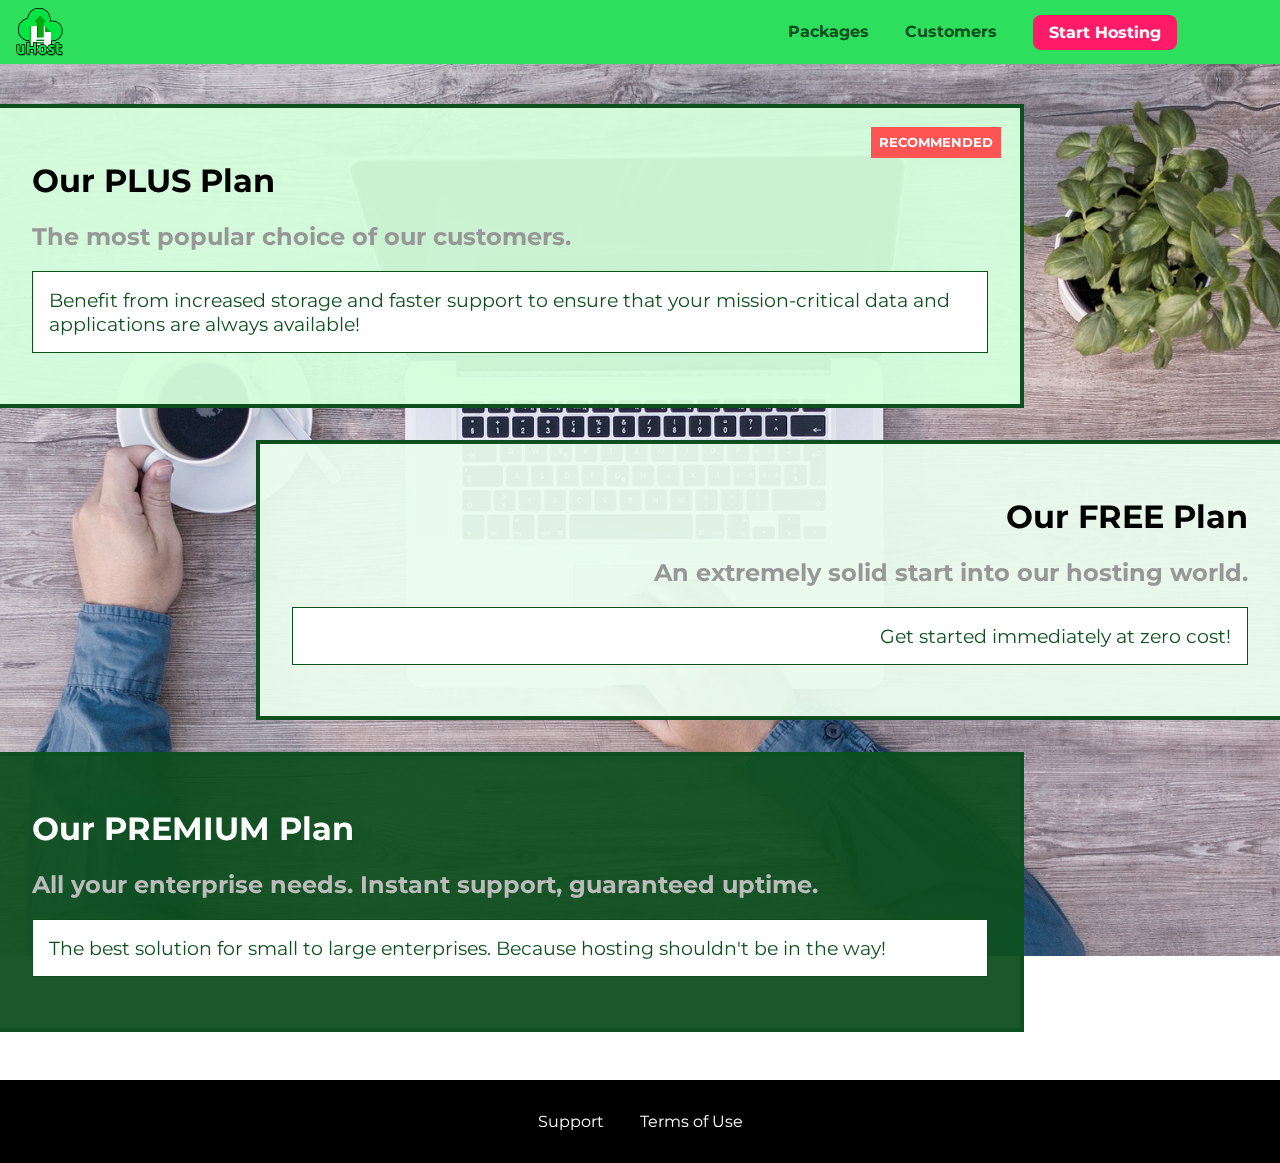
<file: s10/packages/index.html>
<!DOCTYPE html>
<html lang="en">

<head>
    <meta charset="UTF-8">
    <meta http-equiv="X-UA-Compatible" content="ie=edge">
    <meta name="viewport" content="width=device-width, initial-scale=1.0">
    <title>uHost</title>
    <link rel="shortcut icon" href="../favicon.png">
    <link href="https://fonts.googleapis.com/css?family=Montserrat:400,700" rel="stylesheet">
    <link rel="stylesheet" href="../shared.css">
    <link rel="stylesheet" href="packages.css">
</head>

<body>
    <div class="backdrop"></div>
    <div class="background"></div>
    <header class="main-header">
        <div>
            <button class="toggle-button">
                <span class="toggle-button__bar"></span>
                <span class="toggle-button__bar"></span>
                <span class="toggle-button__bar"></span>
            </button>
            <a href="../index.html" class="main-header__brand">
                <img src="../images/uhost-icon.png" alt="uHost - Your favorite hosting company">
            </a>
        </div>
        <nav class="main-nav">
            <ul class="main-nav__items">
                <li class="main-nav__item">
                    <a href="index.html">Packages</a>
                </li>
                <li class="main-nav__item">
                    <a href="../customers/index.html">Customers</a>
                </li>
                <li class="main-nav__item main-nav__item--cta">
                    <a href="../start-hosting/index.html">Start Hosting</a>
                </li>
            </ul>
        </nav>
    </header>
    <nav class="mobile-nav">
        <ul class="mobile-nav__items">
            <li class="mobile-nav__item">
                <a href="index.html">Packages</a>
            </li>
            <li class="mobile-nav__item">
                <a href="../customers/index.html">Customers</a>
            </li>
            <li class="mobile-nav__item mobile-nav__item--cta">
                <a href="../start-hosting/index.html">Start Hosting</a>
            </li>
        </ul>
    </nav>
    <main>
        <section class="package" id="plus">
            <a href="#">
                <h1 class="package__title">Our PLUS Plan</h1>
                <h2 class="package__badge">RECOMMENDED</h2>
                <h2 class="package__subtitle">The most popular choice of our customers.</h2>
                <p class="package__info">Benefit from increased storage and faster support to ensure that your mission-critical data and applications
                    are always available!</p>
            </a>
        </section>
        <section class="package" id="free">
            <a href="#">
                <h1 class="package__title">Our FREE Plan</h1>
                <h2 class="package__subtitle">An extremely solid start into our hosting world.</h2>
                <p class="package__info">Get started immediately at zero cost!</p>
            </a>
        </section>
        <div class="clearfix"></div>
        <section class="package" id="premium">
            <a href="#">
                <h1 class="package__title">Our PREMIUM Plan</h1>
                <h2 class="package__subtitle">All your enterprise needs. Instant support, guaranteed uptime. </h2>
                <p class="package__info">The best solution for small to large enterprises. Because hosting shouldn't be in the way!</p>
            </a>
        </section>
    </main>
    <footer class="main-footer">
        <nav>
            <ul class="main-footer__links">
                <li class="main-footer__link">
                    <a href="#">Support</a>
                </li>
                <li class="main-footer__link">
                    <a href="#">Terms of Use</a>
                </li>
            </ul>
        </nav>
    </footer>
    <script src="../shared.js"></script>
</body>

</html>
</file>
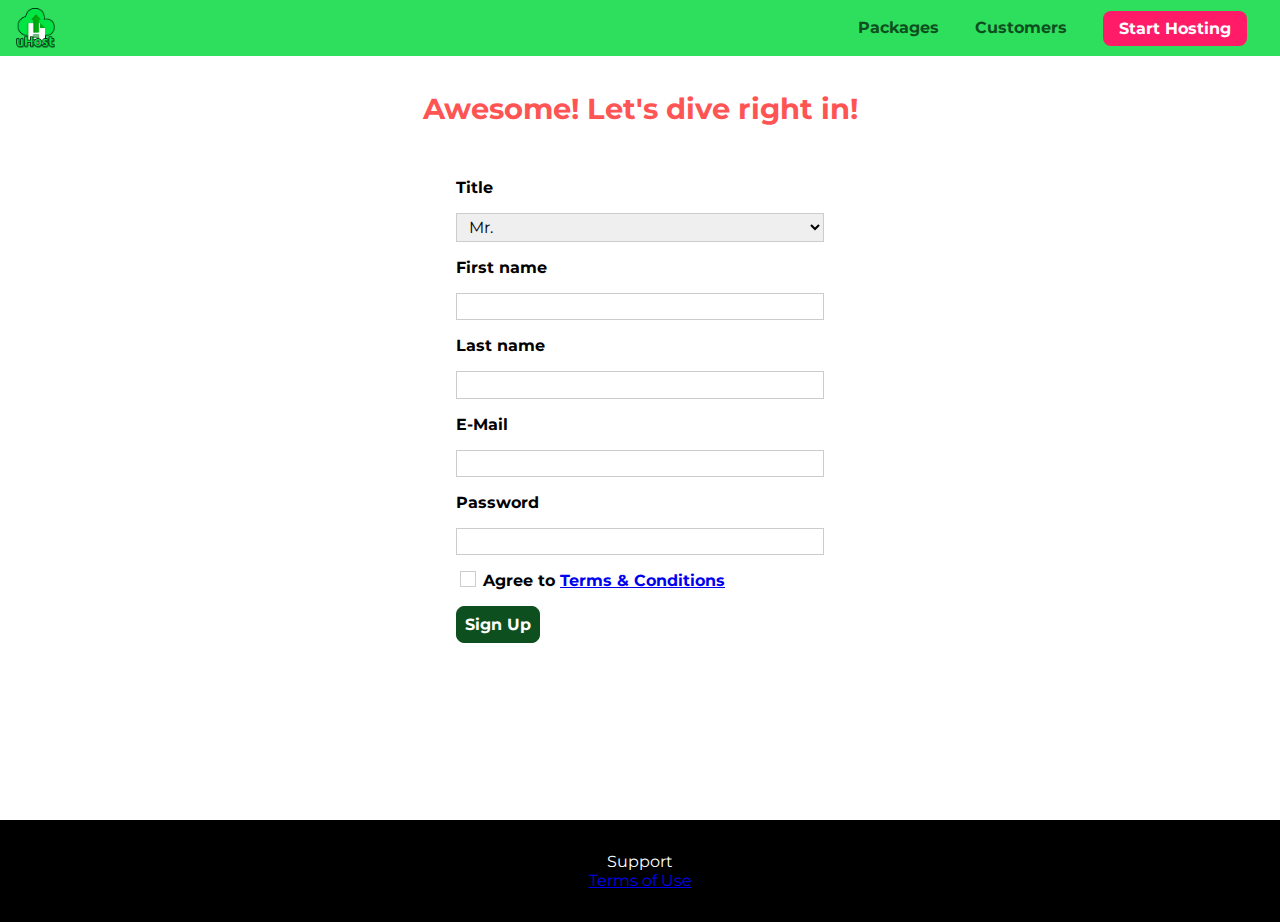
<file: s11/start-hosting/index.html>
<!DOCTYPE html>
<html lang="en">

<head>
    <meta charset="UTF-8">
    <meta name="viewport" content="width=device-width, initial-scale=1.0">
    <meta http-equiv="X-UA-Compatible" content="ie=edge">
    <title>uHost Signup</title>
    <link rel="shortcut icon" href="../favicon.png">
    <link href="https://fonts.googleapis.com/css?family=Anton|Montserrat:400,700" rel="stylesheet">
    <link rel="stylesheet" href="../shared.css">
    <link rel="stylesheet" href="start-hosting.css">
</head>

<body>
    <div class="backdrop"></div>
    <header class="main-header">
        <div>
            <button class="toggle-button">
                <span class="toggle-button__bar"></span>
                <span class="toggle-button__bar"></span>
                <span class="toggle-button__bar"></span>
            </button>
            <a href="../index.html" class="main-header__brand">
                <img src="../images/uhost-icon.png" alt="uHost - Your favorite hosting company">
            </a>
        </div>
        <nav class="main-nav">
            <ul class="main-nav__items">
                <li class="main-nav__item">
                    <a href="../packages/index.html">Packages</a>
                </li>
                <li class="main-nav__item">
                    <a href="../customers/index.html">Customers</a>
                </li>
                <li class="main-nav__item main-nav__item--cta">
                    <a href="index.html">Start Hosting</a>
                </li>
            </ul>
        </nav>
    </header>
    <nav class="mobile-nav">
        <ul class="mobile-nav__items">
            <li class="mobile-nav__item">
                <a href="../packages/index.html">Packages</a>
            </li>
            <li class="mobile-nav__item">
                <a href="../customers/index.html">Customers</a>
            </li>
            <li class="mobile-nav__item mobile-nav__item--cta">
                <a href="index.html">Start Hosting</a>
            </li>
        </ul>
    </nav>
    <main class="signup-page">
        <h1 class="signup-title">Awesome! Let's dive right in!</h1>
        <form action="index.html" class="signup-form">
            <label for="title">Title</label>
            <select id="title">
                <option value="mr">Mr.</option>
                <option value="ms">Ms.</option>
            </select>
            <label for="first-name">First name</label>
            <input type="text" id="first-name">
            <label for="last-name">Last name</label>
            <input type="text" id="last-name">
            <label for="email">E-Mail</label>
            <input type="email" id="email">
            <label for="password">Password</label>
            <input type="password" id="password">
            <input type="checkbox" id="agree-terms">
            <label for="agree-terms">Agree to
                <a href="#">Terms &amp; Conditions</a>
            </label>
            <button type="submit" class="button">Sign Up</button>
        </form>
    </main>
    <footer class="main-footer">
        <nav>
            <ul class="main-footer__links">
                <li class="main-footer__link">
                    <a href="#">Support</a>
                </li>
                <li>
                    <a href="#">Terms of Use</a>
                </li>
            </ul>
        </nav>
    </footer>
    <script src="../shared.js"></script>
</body>

</html>
</file>
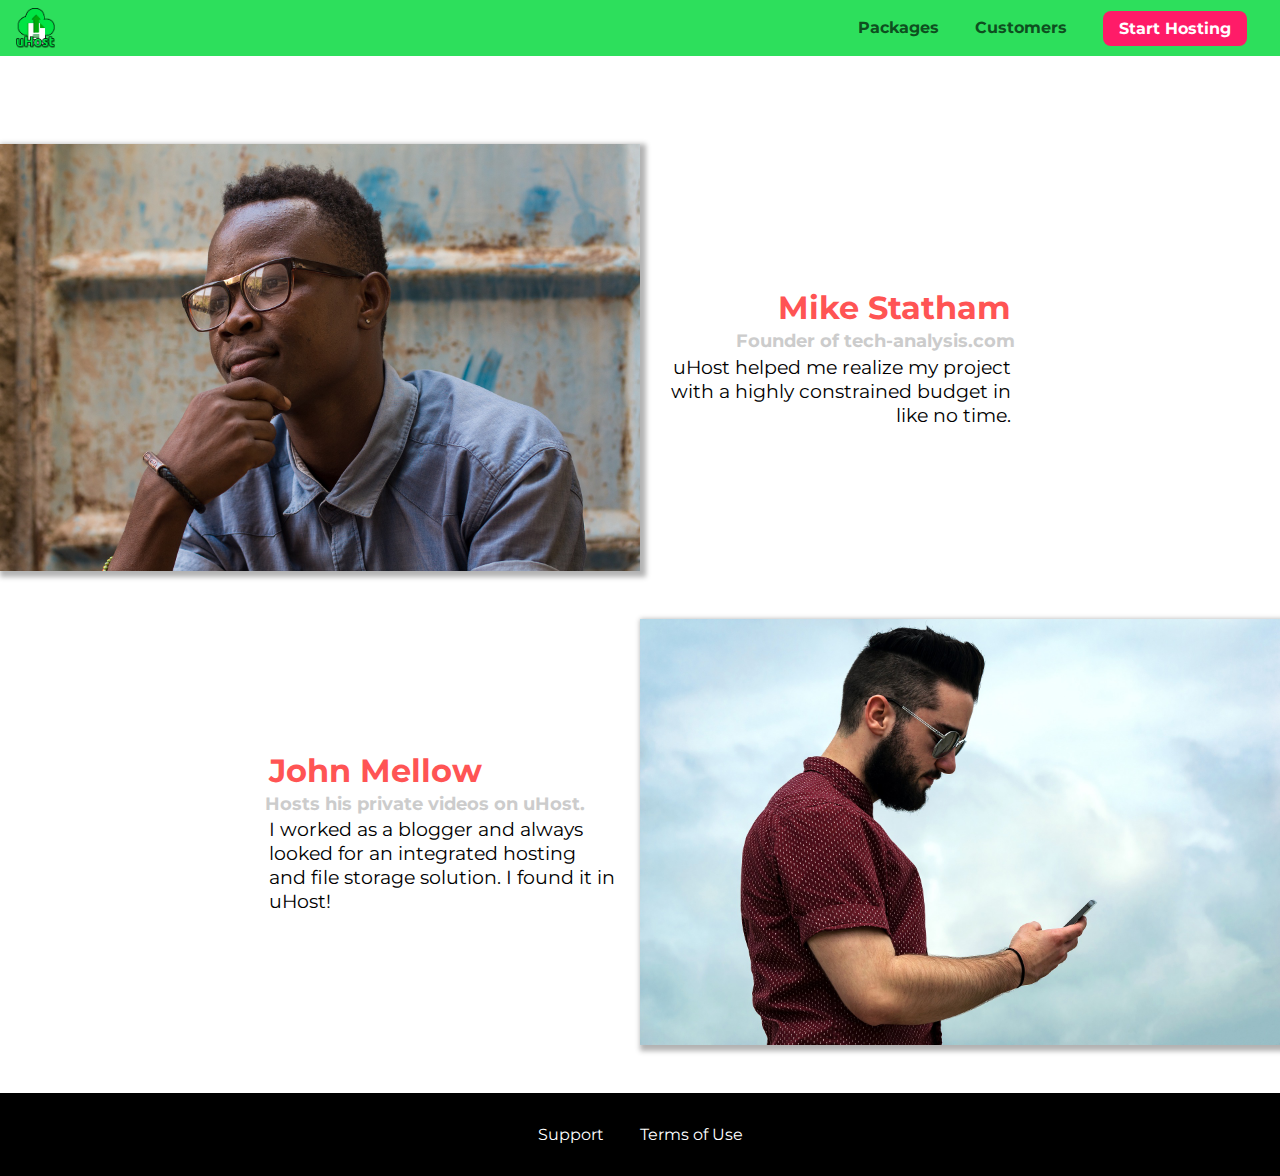
<file: s13/customers/index.html>
<!DOCTYPE html>
<html lang="en">

<head>
    <meta charset="UTF-8">
    <meta name="viewport" content="width=device-width, initial-scale=1.0">
    <meta http-equiv="X-UA-Compatible" content="ie=edge">
    <title>uHost Customers</title>
    <link rel="shortcut icon" href="../favicon.png">
    <link rel="stylesheet" href="../shared.css">
    <link rel="stylesheet" href="customers.css">
</head>

<body>
    <div class="backdrop"></div>
    <header class="main-header">
        <div>
            <button class="toggle-button">
                <span class="toggle-button__bar"></span>
                <span class="toggle-button__bar"></span>
                <span class="toggle-button__bar"></span>
            </button>
            <a href="../index.html" class="main-header__brand">
                <img src="../images/uhost-icon.png" alt="uHost - Your favorite hosting company">
            </a>
        </div>
        <nav class="main-nav">
            <ul class="main-nav__items">
                <li class="main-nav__item">
                    <a href="../packages/index.html">Packages</a>
                </li>
                <li class="main-nav__item">
                    <a href="index.html">Customers</a>
                </li>
                <li class="main-nav__item main-nav__item--cta">
                    <a href="../start-hosting/index.html">Start Hosting</a>
                </li>
            </ul>
        </nav>
    </header>
    <nav class="mobile-nav">
        <ul class="mobile-nav__items">
            <li class="mobile-nav__item">
                <a href="../packages/index.html">Packages</a>
            </li>
            <li class="mobile-nav__item">
                <a href="index.html">Customers</a>
            </li>
            <li class="mobile-nav__item mobile-nav__item--cta">
                <a href="../start-hosting/index.html">Start Hosting</a>
            </li>
        </ul>
    </nav>
    <main>
        <div>
            <div class="testimonial" id="customer-1">
                <div class="testimonial__image-container">
                    <img src="../images/customer-1.jpg" alt="Mike Statham - Customer" class="testimonial__image">
                </div>
                <div class="testimonial__info">
                    <h1 class="testimonial__name">Mike Statham</h1>
                    <h2 class="testimonial__subtitle">Founder of
                        <a href="tech-analysis.com">tech-analysis.com</a>
                    </h2>
                    <p class="testimonial__text">uHost helped me realize my project with a highly constrained budget in like no time.</p>
                </div>
            </div>
            <div class="testimonial" id="customer-2">

                <div class="testimonial__info">
                    <h1 class="testimonial__name">John Mellow</h1>
                    <h2 class="testimonial__subtitle">Hosts his private videos on uHost.
                    </h2>
                    <p class="testimonial__text">I worked as a blogger and always looked for an integrated hosting and file storage solution. I found
                        it in uHost!
                    </p>
                </div>
                <div class="testimonial__image-container">
                    <img src="../images/customer-2.jpg" alt="John Mellow - Customer" class="testimonial__image">
                </div>
            </div>
        </div>
    </main>
    <footer class="main-footer">
        <nav>
            <ul class="main-footer__links">
                <li class="main-footer__link">
                    <a href="#">Support</a>
                </li>
                <li class="main-footer__link">
                    <a href="#">Terms of Use</a>
                </li>
            </ul>
        </nav>
    </footer>
    <script src="../shared.js"></script>
</body>

</html>
</file>
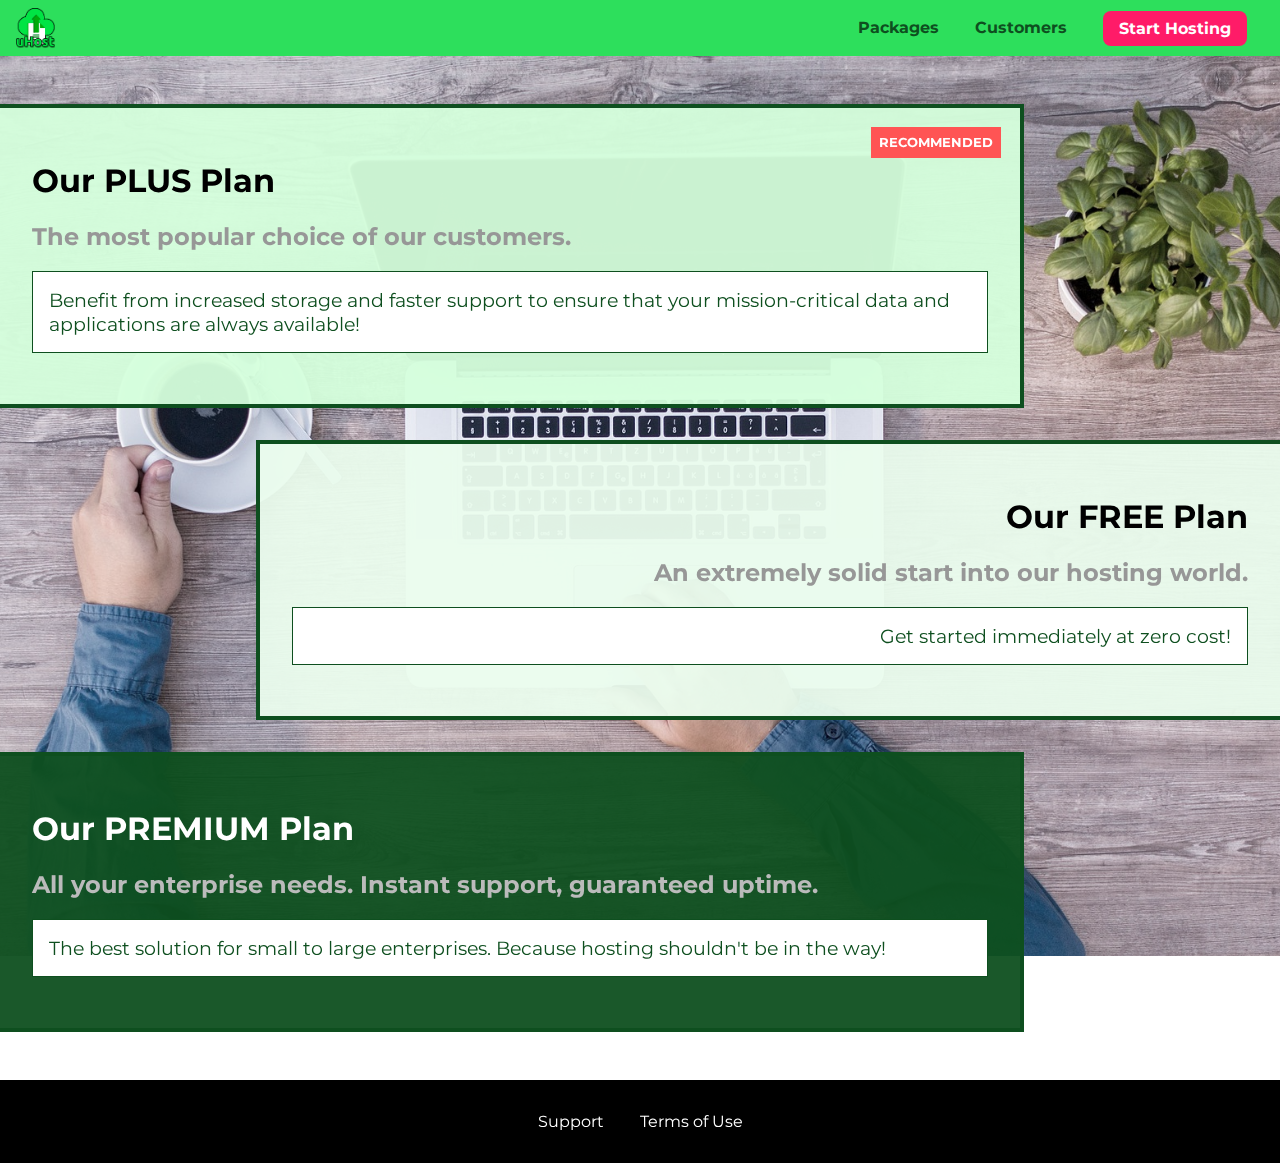
<file: s13/packages/index.html>
<!DOCTYPE html>
<html lang="en">

<head>
    <meta charset="UTF-8">
    <meta http-equiv="X-UA-Compatible" content="ie=edge">
    <meta name="viewport" content="width=device-width, initial-scale=1.0">
    <title>uHost</title>
    <link rel="shortcut icon" href="../favicon.png">
    <link rel="stylesheet" href="../shared.css">
    <link rel="stylesheet" href="packages.css">
</head>

<body>
    <div class="backdrop"></div>
    <div class="background"></div>
    <header class="main-header">
        <div>
            <button class="toggle-button">
                <span class="toggle-button__bar"></span>
                <span class="toggle-button__bar"></span>
                <span class="toggle-button__bar"></span>
            </button>
            <a href="../index.html" class="main-header__brand">
                <img src="../images/uhost-icon.png" alt="uHost - Your favorite hosting company">
            </a>
        </div>
        <nav class="main-nav">
            <ul class="main-nav__items">
                <li class="main-nav__item">
                    <a href="index.html">Packages</a>
                </li>
                <li class="main-nav__item">
                    <a href="../customers/index.html">Customers</a>
                </li>
                <li class="main-nav__item main-nav__item--cta">
                    <a href="../start-hosting/index.html">Start Hosting</a>
                </li>
            </ul>
        </nav>
    </header>
    <nav class="mobile-nav">
        <ul class="mobile-nav__items">
            <li class="mobile-nav__item">
                <a href="index.html">Packages</a>
            </li>
            <li class="mobile-nav__item">
                <a href="../customers/index.html">Customers</a>
            </li>
            <li class="mobile-nav__item mobile-nav__item--cta">
                <a href="../start-hosting/index.html">Start Hosting</a>
            </li>
        </ul>
    </nav>
    <main>
        <section class="package" id="plus">
            <a href="#">
                <h1 class="package__title">Our PLUS Plan</h1>
                <h2 class="package__badge">RECOMMENDED</h2>
                <h2 class="package__subtitle">The most popular choice of our customers.</h2>
                <p class="package__info">Benefit from increased storage and faster support to ensure that your mission-critical data and applications
                    are always available!</p>
            </a>
        </section>
        <section class="package" id="free">
            <a href="#">
                <h1 class="package__title">Our FREE Plan</h1>
                <h2 class="package__subtitle">An extremely solid start into our hosting world.</h2>
                <p class="package__info">Get started immediately at zero cost!</p>
            </a>
        </section>
        <div class="clearfix"></div>
        <section class="package" id="premium">
            <a href="#">
                <h1 class="package__title">Our PREMIUM Plan</h1>
                <h2 class="package__subtitle">All your enterprise needs. Instant support, guaranteed uptime. </h2>
                <p class="package__info">The best solution for small to large enterprises. Because hosting shouldn't be in the way!</p>
            </a>
        </section>
    </main>
    <footer class="main-footer">
        <nav>
            <ul class="main-footer__links">
                <li class="main-footer__link">
                    <a href="#">Support</a>
                </li>
                <li class="main-footer__link">
                    <a href="#">Terms of Use</a>
                </li>
            </ul>
        </nav>
    </footer>
    <script src="../shared.js"></script>
</body>

</html>
</file>
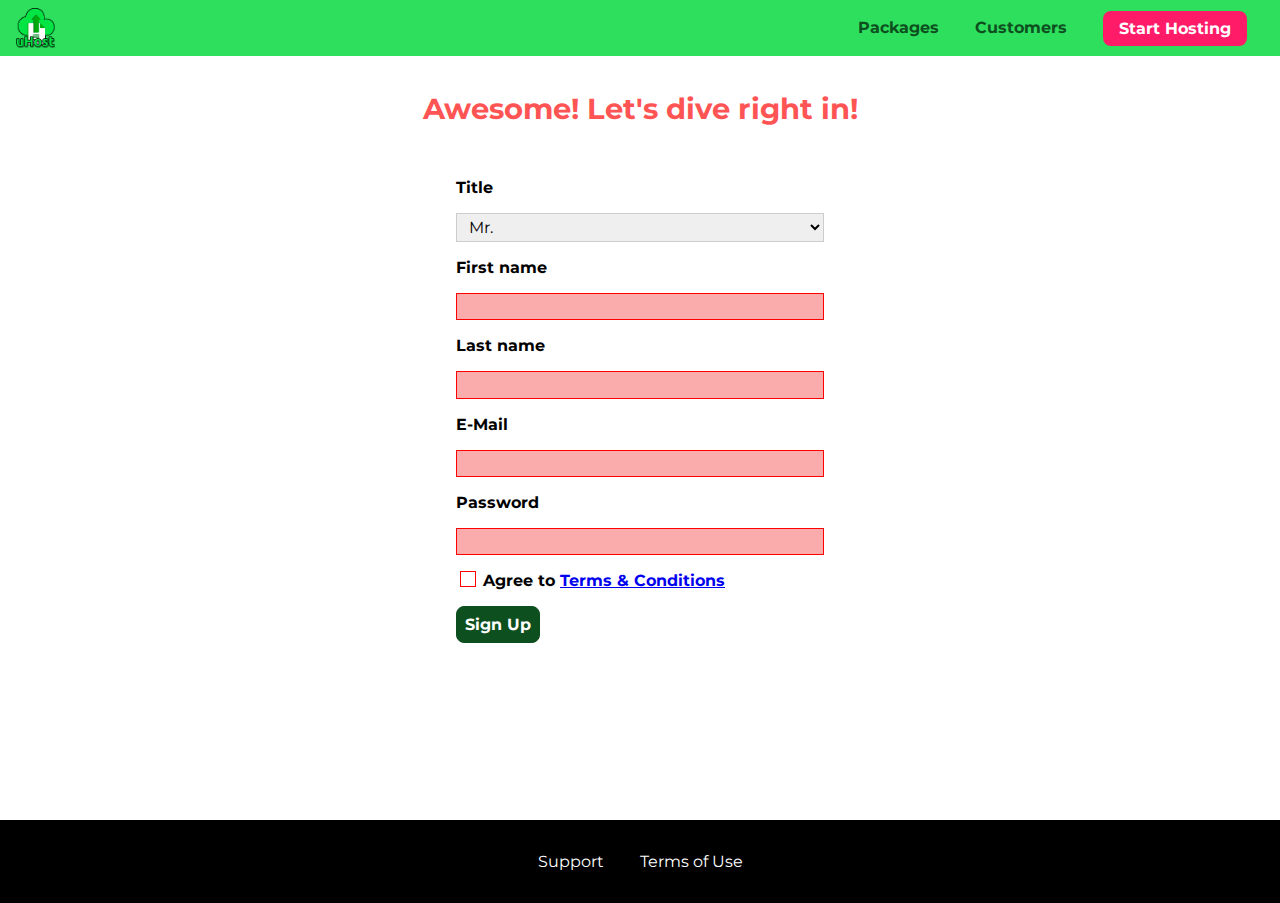
<file: s13/start-hosting/index.html>
<!DOCTYPE html>
<html lang="en">

<head>
    <meta charset="UTF-8">
    <meta name="viewport" content="width=device-width, initial-scale=1.0">
    <meta http-equiv="X-UA-Compatible" content="ie=edge">
    <title>uHost Signup</title>
    <link rel="shortcut icon" href="../favicon.png">
    <link rel="stylesheet" href="../shared.css">
    <link rel="stylesheet" href="start-hosting.css">
</head>

<body>
    <div class="backdrop"></div>
    <header class="main-header">
        <div>
            <button class="toggle-button">
                <span class="toggle-button__bar"></span>
                <span class="toggle-button__bar"></span>
                <span class="toggle-button__bar"></span>
            </button>
            <a href="../index.html" class="main-header__brand">
                <img src="../images/uhost-icon.png" alt="uHost - Your favorite hosting company">
            </a>
        </div>
        <nav class="main-nav">
            <ul class="main-nav__items">
                <li class="main-nav__item">
                    <a href="../packages/index.html">Packages</a>
                </li>
                <li class="main-nav__item">
                    <a href="../customers/index.html">Customers</a>
                </li>
                <li class="main-nav__item main-nav__item--cta">
                    <a href="index.html">Start Hosting</a>
                </li>
            </ul>
        </nav>
    </header>
    <nav class="mobile-nav">
        <ul class="mobile-nav__items">
            <li class="mobile-nav__item">
                <a href="../packages/index.html">Packages</a>
            </li>
            <li class="mobile-nav__item">
                <a href="../customers/index.html">Customers</a>
            </li>
            <li class="mobile-nav__item mobile-nav__item--cta">
                <a href="index.html">Start Hosting</a>
            </li>
        </ul>
    </nav>
    <main class="signup-page">
        <h1 class="signup-title">Awesome! Let's dive right in!</h1>
        <form action="index.html" class="signup-form">
            <label for="title">Title</label>
            <select id="title">
                <option value="mr">Mr.</option>
                <option value="ms">Ms.</option>
            </select>
            <label for="first-name">First name</label>
            <input type="text" id="first-name" required>
            <label for="last-name">Last name</label>
            <input type="text" id="last-name" required>
            <label for="email">E-Mail</label>
            <input type="email" id="email" required>
            <label for="password">Password</label>
            <input type="password" id="password" required>
            <input type="checkbox" id="agree-terms" required>
            <label for="agree-terms">Agree to
                <a href="#">Terms &amp; Conditions</a>
            </label>
            <button type="submit" class="button">Sign Up</button>
        </form>
    </main>
    <footer class="main-footer">
        <nav>
            <ul class="main-footer__links">
                <li class="main-footer__link">
                    <a href="#">Support</a>
                </li>
                <li class="main-footer__link">
                    <a href="#">Terms of Use</a>
                </li>
            </ul>
        </nav>
    </footer>
    <script src="../shared.js"></script>
</body>

</html>
</file>
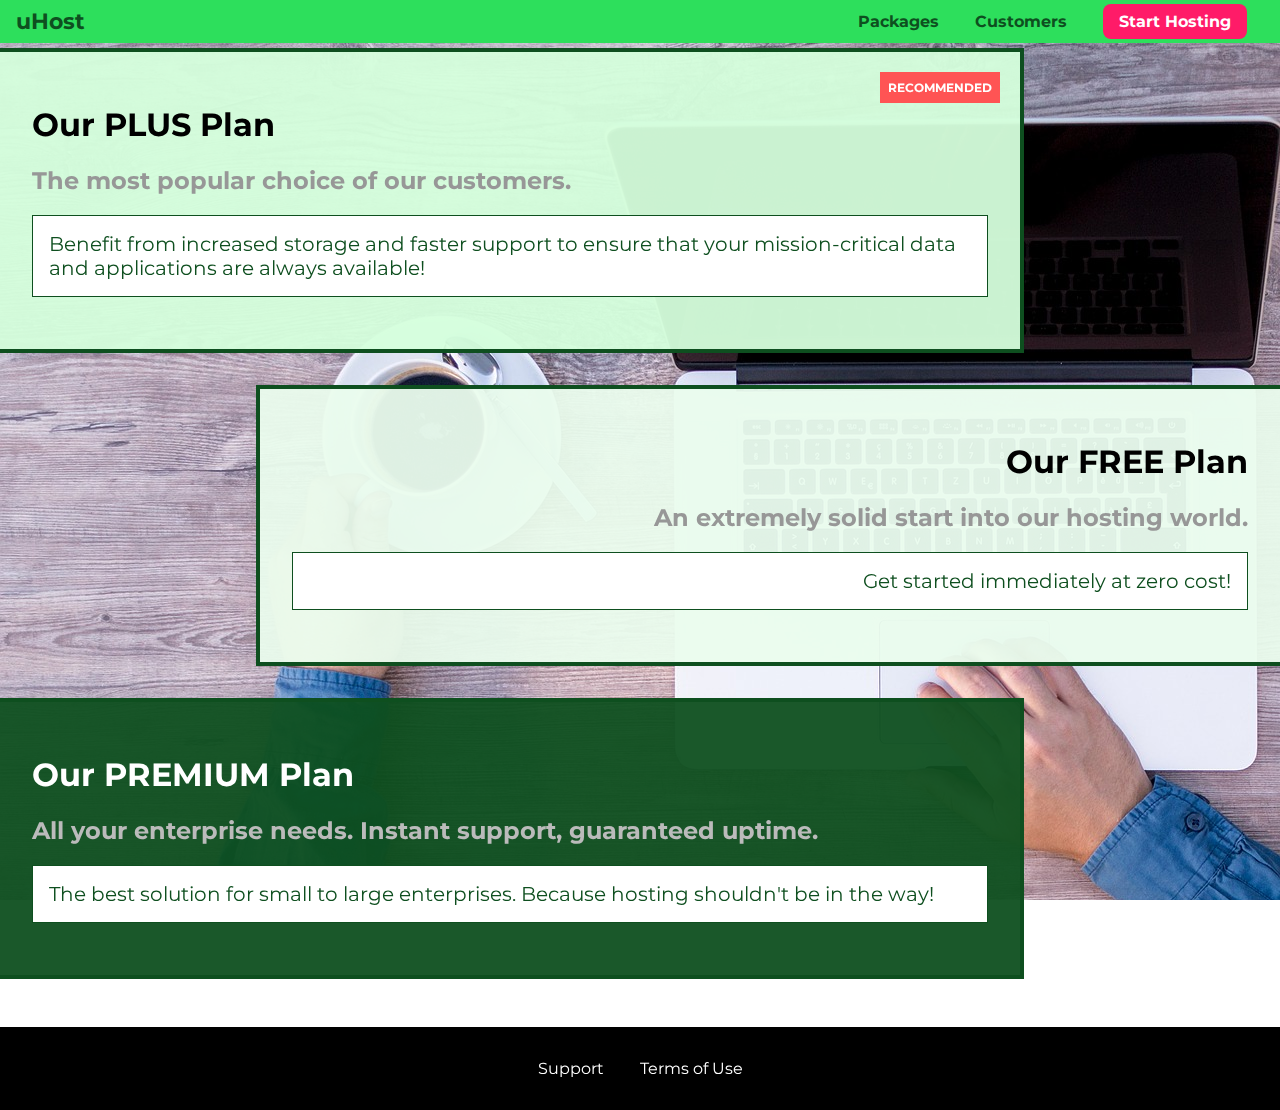
<file: s6/packages/index.html>
<!DOCTYPE html>
<html lang="en">

<head>
    <meta charset="UTF-8">
    <meta http-equiv="X-UA-Compatible" content="ie=edge">
    <title>uHost</title>
    <link rel="shortcut icon" href="favicon.png">
    <link href="https://fonts.googleapis.com/css?family=Montserrat:400,700" rel="stylesheet">
    <link rel="stylesheet" href="../shared.css">
    <link rel="stylesheet" href="packages.css">
</head>

<body>
    <div class="background"></div>
    <header class="main-header">
        <div>
            <a href="../index.html" class="main-header__brand">
                uHost
            </a>
        </div>
        <nav class="main-nav">
            <ul class="main-nav__items">
                <li class="main-nav__item">
                    <a href="index.html">Packages</a>
                </li>
                <li class="main-nav__item">
                    <a href="../customers/index.html">Customers</a>
                </li>
                <li class="main-nav__item main-nav__item--cta">
                    <a href="../start-hosting/index.html">Start Hosting</a>
                </li>
            </ul>
        </nav>
    </header>
    <main>
        <section class="package" id="plus">
            <a href="#">
                <h1 class="package__title">Our PLUS Plan</h1>
                <h2 class="package__badge">RECOMMENDED</h2>
                <h2 class="package__subtitle">The most popular choice of our customers.</h2>
                <p class="package__info">Benefit from increased storage and faster support to ensure that your mission-critical data and applications
                    are always available!</p>
            </a>
        </section>
        <section class="package" id="free">
            <a href="#">
                <h1 class="package__title">Our FREE Plan</h1>
                <h2 class="package__subtitle">An extremely solid start into our hosting world.</h2>
                <p class="package__info">Get started immediately at zero cost!</p>
            </a>
        </section>
        <div class="clearfix"></div>
        <section class="package" id="premium">
            <a href="#">
                <h1 class="package__title">Our PREMIUM Plan</h1>
                <h2 class="package__subtitle">All your enterprise needs. Instant support, guaranteed uptime. </h2>
                <p class="package__info">The best solution for small to large enterprises. Because hosting shouldn't be in the way!</p>
            </a>
        </section>
    </main>
    <footer class="main-footer">
        <nav>
            <ul class="main-footer__links">
                <li class="main-footer__link">
                    <a href="#">Support</a>
                </li>
                <li class="main-footer__link">
                    <a href="#">Terms of Use</a>
                </li>
            </ul>
        </nav>
    </footer>
</body>

</html>
</file>
<file: s10/shared.css>
* {
  box-sizing: border-box;
}

body {
  font-family: "Montserrat", sans-serif;
  margin: 0;
}

main {
  min-height: calc(100vh - 3.5rem - 8rem);
  margin-top: 3.5rem;
}

.backdrop {
  position: fixed;
  display: none;
  top: 0;
  left: 0;
  z-index: 100;
  width: 100vw;
  height: 100vh;
  background: rgba(0, 0, 0, 0.5);
}

.main-header {
  width: 100%;
  position: fixed;
  top: 0;
  left: 0;
  background: #2ddf5c;
  padding: 0.5rem 1rem;
  z-index: 1;
}

.main-header > div {
  display: inline-block;
  vertical-align: middle;
}

.toggle-button {
  width: 3rem;
  background: transparent;
  border: none;
  cursor: pointer;
  padding-top: 0;
  padding-bottom: 0;
  vertical-align: middle;
}

.toggle-button:focus {
  outline: none;
}

.toggle-button__bar {
  width: 100%;
  height: 0.2rem;
  background: black;
  display: block;
  margin: 0.6rem 0;
}

.main-header__brand {
  color: #0e4f1f;
  text-decoration: none;
  font-weight: bold;
  height: 3rem;
  display: inline-block;
  vertical-align: middle;
}

.main-header__brand img {
  height: 100%;
}

.main-nav {
  display: none;
  text-align: right;
  width: calc(100% - 122px);
  vertical-align: middle;
}

.main-nav__items {
  margin: 0;
  padding: 0;
  list-style: none;
}

.main-nav__item {
  display: inline-block;
  margin: 0 1rem;
}

.main-nav__item a,
.mobile-nav__item a {
  text-decoration: none;
  color: #0e4f1f;
  font-weight: bold;
  padding: 0.2rem 0;
}

.main-nav__item a:hover,
.main-nav__item a:active {
  color: white;
  border-bottom: 5px solid white;
}

.main-nav__item--cta a,
.mobile-nav__item--cta a {
  color: white;
  background: #ff1b68;
  padding: 0.5rem 1rem;
  border-radius: 8px;
}

.main-nav__item--cta a:hover,
.main-nav__item--cta a:active,
.mobile-nav__item--cta a:hover,
.mobile-nav__item--cta a:active {
  color: #ff1b68;
  background: white;
  border: none;
}

.main-footer {
  position: relative;
  bottom: 0;
  /* width: 100%; */
  background: black;
  padding: 2rem;
  margin-top: 3rem;
}

.main-footer__links {
  list-style: none;
  margin: 0;
  padding: 0;
  text-align: center;
}

.main-footer__link {
  display: block;
  margin: 1rem 0;
}

.main-footer__link a {
  color: white;
  text-decoration: none;
}

.main-footer__link a:hover,
.main-footer__link a:active {
  color: #ccc;
}

.mobile-nav {
  display: none;
  position: fixed;
  z-index: 101;
  top: 0;
  left: 0;
  background: white;
  width: 80%;
  height: 100vh;
}

.mobile-nav__items {
  width: 90%;
  height: 100%;
  list-style: none;
  margin: 10% auto;
  padding: 0;
  text-align: center;
}

.mobile-nav__item {
  margin: 1rem 0;
}

.mobile-nav__item a {
  font-size: 1.5rem;
}

.button {
  background: #0e4f1f;
  color: white;
  font: inherit;
  border: 1.5px solid #0e4f1f;
  padding: 0.5rem;
  border-radius: 8px;
  font-weight: bold;
  cursor: pointer;
}

.button:hover,
.button:active {
  background: white;
  color: #0e4f1f;
}

.button:focus {
  outline: none;
}

.open {
    display: block !important;
}

@media (min-width: 40rem) {
  .toggle-button {
    display: none;
  }

  .main-nav {
    display: inline-block;
  }

  .main-footer__link {
    display: inline-block;
    margin: 0 1rem
  }

}
</file>
<file: s10/main.css>
#product-overview {
  background: linear-gradient(to top, rgba(80, 68, 18, 0.6) 10%, transparent),
    url("images/freedom.jpg") center/cover no-repeat border-box,
    #ff1b68;
  /* background-image: url("freedom.jpg");
    background-size: cover;
    background-position: left 10% bottom 20%; */
  /* background-repeat: no-repeat;
    background-origin: border-box;
    background-clip: border-box; */
  /* background-image: linear-gradient(180deg, red 70%, blue 60%, rgba(0,0,0,0.5)); */
  /* background-image: radial-gradient(ellipse farthest-corner at 20% 50%, red, blue 70%, green); */
  height: 33vh;
  /* margin-top: 3.75rem; */
  /* border: 5px dashed red; */
  position: relative;
}

#product-overview h1 {
  color: white;
  font-family: "Anton", sans-serif;
  position: absolute;
  bottom: 5%;
  left: 3%;
  font-size: 1.6rem;
}

@media (min-width: 40rem) and (min-height: 40rem) {
  #product-overview {
    height: 40vh;
    background-position: 50% 25%;
  }

  #product-overview h1 {
    font-size: 3rem;
  }
}

.section-title {
  color: #2ddf5c;
  text-align: center;
}

.plan {
  background: #d5ffdc;
  text-align: center;
  padding: 1rem;
  margin: 0.5rem 0;
  width: 100%;
}

.plan--highlighted {
  background: #19b84c;
  color: white;
}

.plan__annotation {
  background: white;
  color: #19b84c;
  padding: 0.5rem;
  box-shadow: 2px 2px 2px 2px rgba(0, 0, 0, 0.5);
  border-radius: 8px;
}

.plan__title {
  color: #0e4f1f;
}

.plan__price {
  color: #858585;
}

.plan--highlighted .plan__title {
  color: white;
}

.plan--highlighted .plan__price {
  color: #0e4f1f;
}

.plan__features {
  list-style: none;
  margin: 0;
  padding: 0;
}

.plan__feature {
  margin: 0.5rem 0;
}

@media (min-width: 40rem) {
  .plan__list {
    width: 100%;
    text-align: center;
  }

  .plan {
    display: inline-block;
    width: 30%;
    vertical-align: middle;
    min-width: 13rem;
    max-width: 25rem;
  }

  .plan--highlighted {
    box-shadow: 2px 2px 2px 2px rgba(0, 0, 0, 0.5);
  }
}

#key-features {
  background: #ff1b68;
  margin-top: 5rem;
  padding: 1rem;
}

#key-features .section-title {
  color: white;
  margin: 2rem;
}

.key-feature__list {
  list-style: none;
  margin: 0;
  padding: 0;
  text-align: center;
}

.key-feature__image {
  background: #ffcede;
  width: 128px;
  height: 128px;
  border: 2px solid #424242;
  border-radius: 50%;
  margin: auto;
  padding: 1.5rem;
}

.key-feature__description {
  text-align: center;
  font-weight: bold;
  color: white;
  font-size: 1.2rem;
}

@media (min-width: 40rem) {
  .key-feature {
    display: inline-block;
    width: 30%;
    max-width: 25rem;
    vertical-align: top;
  }
}

/* h1 {
    font-family: sans-serif;
} */

.modal {
  position: fixed;
  display: none;
  z-index: 200;
  top: 20%;
  left: 30%;
  width: 40%;
  background: white;
  padding: 1rem;
  border: 1px solid #ccc;
  box-shadow: 1px 1px 1px rgba(0, 0, 0, 0.5);
}

.modal__title {
  text-align: center;
  margin: 0 0 1rem 0;
}

.modal__actions {
  text-align: center;
}

.modal__action {
  border: 1px solid #0e4f1f;
  background: #0e4f1f;
  text-decoration: none;
  color: white;
  font: inherit;
  padding: 0.5rem 1rem;
  cursor: pointer;
}

.modal__action:hover,
.modal__action:active {
  background: #2ddf5c;
  border-color: #2ddf5c;
}

.modal__action--negative {
  background: red;
  border-color: red;
}

.modal__action--negative:hover,
.modal__action--negative:active {
  background: #ff5454;
  border-color: #ff5454;
}
</file>
<file: s13/shared.css>
@import url('https://fonts.googleapis.com/css?family=Roboto:100,400,900');
@import url('https://fonts.googleapis.com/css?family=Anton');
@import url('https://fonts.googleapis.com/css?family=Montserrat:400,700');

* {
  box-sizing: border-box;
}

body {
  font-family: "Montserrat", sans-serif;
  margin: 0;
}

main {
  min-height: calc(100vh - 3.5rem - 8rem);
  margin-top: 3.5rem;
}

.backdrop {
  position: fixed;
  display: none;
  top: 0;
  left: 0;
  z-index: 100;
  width: 100vw;
  height: 100vh;
  background: rgba(0, 0, 0, 0.5);
}

.main-header {
  width: 100%;
  position: fixed;
  top: 0;
  left: 0;
  background: #2ddf5c;
  padding: 0.5rem 1rem;
  z-index: 1;
}

.main-header > div {
  display: inline-block;
  vertical-align: middle;
}

.toggle-button {
  width: 3rem;
  background: transparent;
  border: none;
  cursor: pointer;
  padding-top: 0;
  padding-bottom: 0;
  vertical-align: middle;
}

.toggle-button:focus {
  outline: none;
}

.toggle-button__bar {
  width: 100%;
  height: 0.2rem;
  background: black;
  display: block;
  margin: 0.6rem 0;
}

.main-header__brand {
  color: #0e4f1f;
  text-decoration: none;
  font-weight: bold;
  height: 2.5rem;
  /* width: 20px; */
  display: inline-block;
  vertical-align: middle;
}

.main-header__brand img {
  height: 100%;
  /* width: 100%; */
}

.main-nav {
  display: none;
}

.main-nav__items {
  margin: 0;
  padding: 0;
  list-style: none;
}

.main-nav__item {
  display: inline-block;
  margin: 0 1rem;
}

.main-nav__item a,
.mobile-nav__item a {
  text-decoration: none;
  color: #0e4f1f;
  font-weight: bold;
  padding: 0.2rem 0;
}

.main-nav__item a:hover,
.main-nav__item a:active {
  color: white;
  border-bottom: 5px solid white;
}

.main-nav__item--cta a,
.mobile-nav__item--cta a {
  color: white;
  background: #ff1b68;
  padding: 0.5rem 1rem;
  border-radius: 8px;
}

.main-nav__item--cta a:hover,
.main-nav__item--cta a:active,
.mobile-nav__item--cta a:hover,
.mobile-nav__item--cta a:active {
  color: #ff1b68;
  background: white;
  border: none;
}

@media (min-width: 40rem) {
  .toggle-button {
    display: none;
  }

  .main-nav {
    display: inline-block;
    text-align: right;
    width: calc(100% - 44px);
    vertical-align: middle;
  }
}

.main-footer {
  background: black;
  padding: 2rem;
  margin-top: 3rem;
}

.main-footer__links {
  list-style: none;
  margin: 0;
  padding: 0;
  text-align: center;
}

.main-footer__link {
  display: block;
  margin: 1rem 0;
}

.main-footer__link a {
  color: white;
  text-decoration: none;
}

.main-footer__link a:hover,
.main-footer__link a:active {
  color: #ccc;
}

.mobile-nav {
  display: none;
  position: fixed;
  z-index: 101;
  top: 0;
  left: 0;
  background: white;
  width: 80%;
  height: 100vh;
}

.mobile-nav__items {
  width: 90%;
  height: 100%;
  list-style: none;
  margin: 10% auto;
  padding: 0;
  text-align: center;
}

.mobile-nav__item {
  margin: 1rem 0;
}

.mobile-nav__item a {
  font-size: 1.5rem;
}

.button {
  background: #0e4f1f;
  color: white;
  font: inherit;
  border: 1.5px solid #0e4f1f;
  padding: 0.5rem;
  border-radius: 8px;
  font-weight: bold;
  cursor: pointer;
}

.button:hover,
.button:active {
  background: white;
  color: #0e4f1f;
}

.button:focus {
  outline: none;
}

.button[disabled] {
  cursor: not-allowed;
  border: #a1a1a1;
  background: #ccc;
  color: #a1a1a1;
} 

.open {
    display: block !important;
}

@media (min-width: 40rem) {
  .main-footer__link {
    display: inline-block;
    margin: 0 1rem;
  }
}
</file>
<file: s13/main.css>
#product-overview {
  background: linear-gradient(to top, rgba(80, 68, 18, 0.6) 10%, transparent),
    url("images/freedom.jpg") center/cover no-repeat border-box,
    #ff1b68;
  /* background-image: url("freedom.jpg");
    background-size: cover;
    background-position: left 10% bottom 20%; */
  /* background-repeat: no-repeat;
    background-origin: border-box;
    background-clip: border-box; */
  /* background-image: linear-gradient(180deg, red 70%, blue 60%, rgba(0,0,0,0.5)); */
  /* background-image: radial-gradient(ellipse farthest-corner at 20% 50%, red, blue 70%, green); */
  width: 100vw;
  height: 33vh;
  /* border: 5px dashed red; */
  position: relative;
}

#product-overview h1 {
  color: white;
  font-family: "Anton", sans-serif;
  position: absolute;
  bottom: 5%;
  left: 3%;
  font-size: 1.6rem;
}

@media (min-width: 40rem) and (min-height: 40rem) {
  #product-overview {
    height: 40vh;
    background-position: 50% 25%;
  }

  #product-overview h1 {
    font-size: 3rem;
  }
}

.section-title {
  color: #2ddf5c;
  text-align: center;
}

.plan {
  background: #d5ffdc;
  text-align: center;
  padding: 1rem;
  margin: 0.5rem 0;
  width: 100%;
}

.plan--highlighted {
  background: #19b84c;
  color: white;
}

.plan__annotation {
  background: white;
  color: #19b84c;
  padding: 0.5rem;
  box-shadow: 2px 2px 2px 2px rgba(0, 0, 0, 0.5);
  border-radius: 8px;
}

.plan__title {
  color: #0e4f1f;
}

.plan__price {
  color: #858585;
}

.plan--highlighted .plan__title {
  color: white;
}

.plan--highlighted .plan__price {
  color: #0e4f1f;
}

.plan__features {
  list-style: none;
  margin: 0;
  padding: 0;
}

.plan__feature {
  margin: 0.5rem 0;
}

@media (min-width: 40rem) {
  .plan__list {
    width: 100%;
    text-align: center;
  }

  .plan {
    display: inline-block;
    width: 30%;
    vertical-align: middle;
    min-width: 13rem;
    max-width: 25rem;
  }

  .plan--highlighted {
    box-shadow: 2px 2px 2px 2px rgba(0, 0, 0, 0.5);
  }
}

#key-features {
  background: #ff1b68;
  margin-top: 5rem;
  padding: 1rem;
}

#key-features .section-title {
  color: white;
  margin: 2rem;
}

.key-feature__list {
  list-style: none;
  margin: 0;
  padding: 0;
  text-align: center;
}

.key-feature__image {
  background: #ffcede;
  width: 128px;
  height: 128px;
  border: 2px solid #424242;
  border-radius: 50%;
  margin: auto;
  padding: 1.5rem;
}

.key-feature__description {
  text-align: center;
  font-weight: bold;
  color: white;
  font-size: 1.2rem;
}

@media (min-width: 40rem) {
  .key-feature {
    display: inline-block;
    width: 30%;
    max-width: 25rem;
    vertical-align: top;
  }
}

/* h1 {
    font-family: sans-serif;
} */

.modal {
  position: fixed;
  display: none;
  z-index: 200;
  top: 20%;
  left: 30%;
  width: 40%;
  background: white;
  padding: 1rem;
  border: 1px solid #ccc;
  box-shadow: 1px 1px 1px rgba(0, 0, 0, 0.5);
}

.modal__title {
  text-align: center;
  margin: 0 0 1rem 0;
}

.modal__actions {
  text-align: center;
}

.modal__action {
  border: 1px solid #0e4f1f;
  background: #0e4f1f;
  text-decoration: none;
  color: white;
  font: inherit;
  padding: 0.5rem 1rem;
  cursor: pointer;
}

.modal__action:hover,
.modal__action:active {
  background: #2ddf5c;
  border-color: #2ddf5c;
}

.modal__action--negative {
  background: red;
  border-color: red;
}

.modal__action--negative:hover,
.modal__action--negative:active {
  background: #ff5454;
  border-color: #ff5454;
}
</file>
<file: s6/shared.css>
* {
    box-sizing: border-box;
}

body {
    font-family: 'Montserrat', sans-serif;
    margin: 0;
}

.main-header {
    width: 100%;
    position: fixed;
    top: 0;
    left: 0;
    background: #2ddf5c;
    padding: 8px 16px;
    z-index: 11;
}

.main-header > div {
    display: inline-block;
    vertical-align: middle;
}

.main-header__brand {
    color: #0e4f1f;
    text-decoration: none;
    font-weight: bold;
    font-size: 22px;
}

.main-nav {
    display: inline-block;
    text-align: right;
    width: calc(100% - 74px);
    vertical-align: middle;
}

.main-nav__items {
    margin: 0;
    padding: 0;
    list-style: none;
}

.main-nav__item {
    display: inline-block;
    margin: 0 16px;
}

.main-nav__item a {
    text-decoration: none;
    color: #0e4f1f;
    font-weight: bold;
    padding: 3px 0;
}

.main-nav__item a:hover,
.main-nav__item a:active {
    color: white;
    border-bottom: 5px solid white;
}

.main-nav__item--cta a {
    color: white;
    background: #ff1b68;
    padding: 8px 16px;
    border-radius: 8px;
}

.main-nav__item--cta a:hover,
.main-nav__item--cta a:active {
    color: #ff1b68;
    background: white;
    border: none;
}

.main-footer {
    background: black;
    padding: 32px;
    margin-top: 48px;
}

.main-footer__links {
    list-style: none;
    margin: 0;
    padding: 0;
    text-align: center;
}

.main-footer__link {
    display: inline-block;
    margin: 0 16px;
}

.main-footer__link a {
    color: white;
    text-decoration: none;
}

.main-footer__link a:hover,
.main-footer__link a:active {
    color: #ccc;
}

.button {
    background: #0e4f1f;
    color: white;
    font: inherit;
    border: 1.5px solid #0e4f1f;
    padding: 8px;
    border-radius: 8px;
    font-weight: bold;
    cursor: pointer;
}

.button:hover,
.button:active {
    background: white;
    color: #0e4f1f;
}

.button:focus {
    outline: none;
}
</file>
<file: s6/main.css>
#product-overview {
    position: relative;
    background: url("freedom.jpg");
    width: 100%;
    height: 528px;
    padding: 10px;
    margin-top: 43px;
}

.section-title {
    color: #2ddf5c;
    text-align: center;
}

#product-overview h1 {
    color: white;
    font-family: 'Anton', sans-serif;
    position: absolute;
    bottom: -10px;
    left: 1%;
}

.plan__list {
    width: 80%;
    margin: auto;
    text-align: center;
}

.plan {
    background: #d5ffdc;
    text-align: center;
    padding: 16px;
    margin: 8px;
    display: inline-block;
    width: 30%;
    vertical-align: middle;
}

.plan--highlighted {
    background: #19b84c;
    color: white;
    box-shadow: 2px 2px 2px 2px rgba(0, 0, 0, 0.5);
}

.plan__annotation {
    background: white;
    color: #19b84c;
    padding: 8px;
    box-shadow: 2px 2px 2px 2px rgba(0, 0, 0, 0.5);
    border-radius: 8px;
}

.plan__title {
    color: #0e4f1f;
}

.plan__price {
    color: #858585;
}

.plan--highlighted .plan__title {
    color: white;
}

.plan--highlighted .plan__price {
    color: #0e4f1f;
}

.plan__features {
    list-style: none;
    margin: 0;
    padding: 0;
}

.plan__feature {
    margin: 8px 0;
}

#key-features {
    background: #ff1b68;
    margin-top: 80px;
    padding: 16px;
}

#key-features .section-title {
    color: white;
    margin: 32px;
}

.key-feature__list {
    list-style: none;
    margin: 0;
    padding: 0;
    text-align: center;
}

.key-feature {
    display: inline-block;
    width: 30%;
    vertical-align: top;
}

.key-feature__image {
    background: #ffcede;
    width: 128px;
    height: 128px;
    border: 2px solid #424242;
    border-radius: 50%;
    margin: auto;
}

.key-feature__description {
    text-align: center;
    font-weight: bold;
    color: white;
    font-size: 20px;
}

/* h1 {
    font-family: sans-serif;
} */
</file>
<file: s7/shared.css>
* {
    box-sizing: border-box;
}

body {
    font-family: 'Montserrat', sans-serif;
    margin: 0;
}

.main-header {
    width: 100%;
    position: fixed;
    top: 0;
    left: 0;
    background: #2ddf5c;
    padding: 8px 16px;
    z-index: 1;
}

.main-header > div {
    display: inline-block;
    vertical-align: middle;
}

.main-header__brand {
    color: #0e4f1f;
    text-decoration: none;
    font-weight: bold;
    font-size: 22px;
    width: 29px;
    display: inline-block;
}

.main-header__brand img {
    width: 100%;
}

.main-nav {
    display: inline-block;
    text-align: right;
    width: calc(100% - 74px);
    vertical-align: middle;
}

.main-nav__items {
    margin: 0;
    padding: 0;
    list-style: none;
}

.main-nav__item {
    display: inline-block;
    margin: 0 16px;
}

.main-nav__item a {
    text-decoration: none;
    color: #0e4f1f;
    font-weight: bold;
    padding: 3px 0;
}

.main-nav__item a:hover,
.main-nav__item a:active {
    color: white;
    border-bottom: 5px solid white;
}

.main-nav__item--cta a {
    color: white;
    background: #ff1b68;
    padding: 8px 16px;
    border-radius: 8px;
}

.main-nav__item--cta a:hover,
.main-nav__item--cta a:active {
    color: #ff1b68;
    background: white;
    border: none;
}

.main-footer {
    background: black;
    padding: 32px;
    margin-top: 48px;
}

.main-footer__links {
    list-style: none;
    margin: 0;
    padding: 0;
    text-align: center;
}

.main-footer__link {
    display: inline-block;
    margin: 0 16px;
}

.main-footer__link a {
    color: white;
    text-decoration: none;
}

.main-footer__link a:hover,
.main-footer__link a:active {
    color: #ccc;
}

.button {
    background: #0e4f1f;
    color: white;
    font: inherit;
    border: 1.5px solid #0e4f1f;
    padding: 8px;
    border-radius: 8px;
    font-weight: bold;
    cursor: pointer;
}

.button:hover,
.button:active {
    background: white;
    color: #0e4f1f;
}

.button:focus {
    outline: none;
}
</file>
<file: s7/main.css>
#product-overview {
    background: url("freedom.jpg") left 10% bottom 20%/cover no-repeat border-box;
    /*background-size: cover;
    background-position: left 10% bottom 20%;
    background-repeat: no-repeat;
    background-origin: border-box;
    background-clip: border-box;*/
    background-image: linear-gradient(30deg, red, blue);
    width: 100%;
    height: 528px;
    padding: 10px;
    margin-top: 43px;
    position: relative;
}

.section-title {
    color: #2ddf5c;
    text-align: center;
}

#product-overview h1 {
    color: white;
    font-family: 'Anton', sans-serif;
    position: absolute;
    bottom: 5%;
    left: 3%;
}

.plan__list {
    width: 80%;
    margin: auto;
    text-align: center;
}

.plan {
    background: #d5ffdc;
    text-align: center;
    padding: 16px;
    margin: 8px;
    display: inline-block;
    width: 30%;
    vertical-align: middle;
}

.plan--highlighted {
    background: #19b84c;
    color: white;
    box-shadow: 2px 2px 2px 2px rgba(0, 0, 0, 0.5);
}

.plan__annotation {
    background: white;
    color: #19b84c;
    padding: 8px;
    box-shadow: 2px 2px 2px 2px rgba(0, 0, 0, 0.5);
    border-radius: 8px;
}

.plan__title {
    color: #0e4f1f;
}

.plan__price {
    color: #858585;
}

.plan--highlighted .plan__title {
    color: white;
}

.plan--highlighted .plan__price {
    color: #0e4f1f;
}

.plan__features {
    list-style: none;
    margin: 0;
    padding: 0;
}

.plan__feature {
    margin: 8px 0;
}

#key-features {
    background: #ff1b68;
    margin-top: 80px;
    padding: 16px;
}

#key-features .section-title {
    color: white;
    margin: 32px;
}

.key-feature__list {
    list-style: none;
    margin: 0;
    padding: 0;
    text-align: center;
}

.key-feature {
    display: inline-block;
    width: 30%;
    vertical-align: top;
}

.key-feature__image {
    background: #ffcede;
    width: 128px;
    height: 128px;
    border: 2px solid #424242;
    border-radius: 50%;
    margin: auto;
}

.key-feature__description {
    text-align: center;
    font-weight: bold;
    color: white;
    font-size: 20px;
}

/* h1 {
    font-family: sans-serif;
} */
</file>
<file: s10/customers/customers.css>
main {
  padding: .5rem
}

.testimonial {
    font-size: 1.2rem;
    margin: 3rem 0;
  }

.testimonial__image-container {
  width: 100%;
  max-width: 40rem;
  box-shadow: 3px 3px 5px 3px rgba(0,0,0,0.3);
}

@media (min-width: 40rem) {
  .testimonial {
    max-width: 1500px;
    margin: 3rem auto;
  }

  .testimonial__image-container {
    width: 65%;
    max-width: 580px;
    display: inline-block;
    vertical-align: middle;
    /* box-shadow: 3px 3px 5px 3px rgba(0,0,0,0.3); */
  }

  .testimonial__info {
    display: inline-block;
    vertical-align: middle;
    width: 30%;
  }

}

.testimonial__image {
  width: 100%;
  vertical-align: top;
}

.testimonial__info {
  text-align: right;
  padding: 0.9rem;
  /* display: inline-block; */
  /* vertical-align: middle; */
  /* width: 100%; */
}

#customer-2.testimonial {
  text-align: right;
}

#customer-2 .testimonial__info {
  text-align: left;
}

.testimonial__name {
  margin: 0.2rem;
  color: #ff5454;
  font-size: 2rem;
}

.testimonial__subtitle {
  margin: 0;
  font-size: 1.1rem;
  color: #ccc;
}

.testimonial__subtitle a {
  color: inherit;
  text-decoration: none;
}

.testimonial__subtitle a:hover,
.testimonial__subtitle a:active {
  color: #7a7a7a;
}

.testimonial__text {
  margin: 0.2rem;
}
</file>
<file: s10/packages/packages.css>
main {
    padding-top: 2rem;
}

.background {
    background: url("../images/plans-background.jpg") center/cover;
    filter: grayscale(40%);
    width: 100vw;
    height: 100vh;
    position: fixed;
    z-index: -1;
}

.package {
    width: 80%;
    margin: 1rem 0;
    border: 4px solid #0e4f1f;
    border-left: none;
    position: relative;
}

.package:hover,
.package:active {
    box-shadow: 2px 2px 4px rgba(0,0,0,0.5);
    border-color: #ff5454;
}

.package a {
    text-decoration: none;
    color: inherit;
    display: block;
    padding: 2rem;
}

.package__badge {
    position: absolute;
    top: 0;
    right: 0;
    margin: 1.2rem;
    font-size: 0.8rem;
    color: white;
    background: #ff5454;
    padding: 0.5rem;
}

.package__subtitle {
    color: #979797;
}

.package__info {
    padding: 1rem;
    border: 1px solid #0e4f1f;
    font-size: 1.2rem;
    color: #0e4f1f;
    background: white;
}

.clearfix {
    clear: both;
}

#plus {
    background: rgba(213, 255, 220, 0.95);
}

#free {
    background: rgba(234, 252, 237, 0.95);
    float: right;
    border-right: none;
    border-left: 4px solid #0e4f1f;
    text-align: right;
}

#free:hover,
#free:active {
    border-left-color: #ff5454;
}

#premium {
    background: rgba(14, 79, 31, 0.95);
}

#premium .package__title {
    color: white;
}

#premium .package__subtitle {
    color: #bbb;
}

@media (min-width: 1500px) {
    .package {
        max-width: 1500px;
        width: 40%;
        margin: 1rem 20%;
        border: 4px solid #0e4f1f;
    }

    #free {
        border: 4px solid #0e4f1f;
    }

    #free:hover,
    #free:active {
        border-color: #ff5454;
    }

}
</file>
<file: s11/shared.css>
* {
  box-sizing: border-box;
}

body {
  font-family: "Montserrat", sans-serif;
  margin: 0;
}

main {
  min-height: calc(100vh - 3.5rem - 8rem);
  margin-top: 3.5rem;
}

.backdrop {
  position: fixed;
  display: none;
  top: 0;
  left: 0;
  z-index: 100;
  width: 100vw;
  height: 100vh;
  background: rgba(0, 0, 0, 0.5);
}

.main-header {
  width: 100%;
  position: fixed;
  top: 0;
  left: 0;
  background: #2ddf5c;
  padding: 0.5rem 1rem;
  z-index: 1;
}

.main-header > div {
  display: inline-block;
  vertical-align: middle;
}

.toggle-button {
  width: 3rem;
  background: transparent;
  border: none;
  cursor: pointer;
  padding-top: 0;
  padding-bottom: 0;
  vertical-align: middle;
}

.toggle-button:focus {
  outline: none;
}

.toggle-button__bar {
  width: 100%;
  height: 0.2rem;
  background: black;
  display: block;
  margin: 0.6rem 0;
}

.main-header__brand {
  color: #0e4f1f;
  text-decoration: none;
  font-weight: bold;
  height: 2.5rem;
  /* width: 20px; */
  display: inline-block;
  vertical-align: middle;
}

.main-header__brand img {
  height: 100%;
  /* width: 100%; */
}

.main-nav {
  display: none;
}

.main-nav__items {
  margin: 0;
  padding: 0;
  list-style: none;
}

.main-nav__item {
  display: inline-block;
  margin: 0 1rem;
}

.main-nav__item a,
.mobile-nav__item a {
  text-decoration: none;
  color: #0e4f1f;
  font-weight: bold;
  padding: 0.2rem 0;
}

.main-nav__item a:hover,
.main-nav__item a:active {
  color: white;
  border-bottom: 5px solid white;
}

.main-nav__item--cta a,
.mobile-nav__item--cta a {
  color: white;
  background: #ff1b68;
  padding: 0.5rem 1rem;
  border-radius: 8px;
}

.main-nav__item--cta a:hover,
.main-nav__item--cta a:active,
.mobile-nav__item--cta a:hover,
.mobile-nav__item--cta a:active {
  color: #ff1b68;
  background: white;
  border: none;
}

@media (min-width: 40rem) {
  .toggle-button {
    display: none;
  }

  .main-nav {
    display: inline-block;
    text-align: right;
    width: calc(100% - 44px);
    vertical-align: middle;
  }
}

.main-footer {
  background: black;
  padding: 2rem;
  margin-top: 3rem;
}

.main-footer__links {
  list-style: none;
  margin: 0;
  padding: 0;
  text-align: center;
}

.main-footer__link {
  display: block;
  margin: 1rem 0;
}

.main-footer__link a {
  color: white;
  text-decoration: none;
}

.main-footer__link a:hover,
.main-footer__link a:active {
  color: #ccc;
}

.mobile-nav {
  display: none;
  position: fixed;
  z-index: 101;
  top: 0;
  left: 0;
  background: white;
  width: 80%;
  height: 100vh;
}

.mobile-nav__items {
  width: 90%;
  height: 100%;
  list-style: none;
  margin: 10% auto;
  padding: 0;
  text-align: center;
}

.mobile-nav__item {
  margin: 1rem 0;
}

.mobile-nav__item a {
  font-size: 1.5rem;
}

.button {
  background: #0e4f1f;
  color: white;
  font: inherit;
  border: 1.5px solid #0e4f1f;
  padding: 0.5rem;
  border-radius: 8px;
  font-weight: bold;
  cursor: pointer;
}

.button:hover,
.button:active {
  background: white;
  color: #0e4f1f;
}

.button:focus {
  outline: none;
}

.button[disabled] {
  cursor: not-allowed;
  border: #a1a1a1;
  background: #ccc;
  color: #a1a1a1;
}

.open {
    display: block !important;
}

@media (min-width: 40rem) {
  .main-footer__link {
    display: inline-block;
    margin: 0 1rem;
  }
}
</file>
<file: s11/start-hosting/start-hosting.css>
main {
  padding-top: 1rem;
}

.signup-title {
  text-align: center;
  font-size: 1.8rem;
  color: #ff5454;
}

.signup-form {
  padding: 1rem;
}

.signup-form label {
  font-weight: bold;
}

.signup-form label,
.signup-form input,
.signup-form select {
  display: block;
  margin-top: 1rem;
  width: 100%;
}

.signup-form input[id*="terms"],
.signup-form input[id*="terms"] + label {
  display: inline-block;
  width: auto;
  vertical-align: bottom;
}

.signup-form input:not([type="checkbox"]),
.signup-form select {
  border: 1px solid #ccc;
  padding: 0.2rem 0.5rem;
  font: inherit;
}

.signup-form input:focus,
.signup-form select:focus {
  outline: none;
  background-color: #d8f3d8;
  border-color: #2ddf5c;
}

.signup-form input[type="checkbox"] {
  border: 1px solid #ccc;
  background: white;
  width: 1rem;
  height: 1rem;
  -webkit-appearance: none;
  -moz-appearance: none;
  appearance: none;
}

.signup-form input[type="checkbox"]:checked {
  background: #2ddf5c;
  border-color: #0e4f1f;
}

.signup-form input.invalid,
.signup-form select.invalid,
.signup-form :invalid {
  border-color: hsl(0, 78%, 46%) !important;
  background: hsl(0, 73%, 88%);
}

.signup-form button[type="submit"] {
  display: block;
  margin-top: 1rem;
}

@media (min-width: 40rem) {
  .signup-form {
    width: 25rem;
    margin: auto;
  }
}
</file>
<file: s13/customers/customers.css>
main {
  padding-top: 2.5rem;
}

.testimonial {
    font-size: 1.2rem;
  }
  
  /*.testimonial__list {
    width: 80%;
    margin: auto;
  }*/

  .testimonial__image-container {
    width: 100%;
    max-width: 40rem;
    box-shadow: 3px 3px 5px 3px rgba(0,0,0,0.3);
  }

  .testimonial__image {
    width: 100%;
    vertical-align: top;
  }
  
  .testimonial__info {
    text-align: right;
    padding: 0.9rem;
  }
  
  #customer-2.testimonial {
    text-align: right;
  }
  
  #customer-2 .testimonial__info {
    text-align: left;
  }
  
  .testimonial__name {
    margin: 0.2rem;
    color: #ff5454;
    font-size: 2rem;
  }
  
  .testimonial__subtitle {
    margin: 0;
    font-size: 1.1rem;
    color: #ccc;
  }
  
  .testimonial__subtitle a {
    color: inherit;
    text-decoration: none;
  }
  
  .testimonial__subtitle a:hover,
  .testimonial__subtitle a:active {
    color: #7a7a7a;
  }

  .testimonial__text {
    margin: 0.2rem;
  }

  @media (min-width: 40rem) {
    .testimonial {
      margin: 3rem auto;
      max-width: 1500px;
    }

    .testimonial__image-container {
      display: inline-block;
      vertical-align: middle;
      width: 66%;
    }

    .testimonial__info {
      display: inline-block;
      vertical-align: middle;
      width: 30%;
    }
    
  }
</file>
<file: s13/packages/packages.css>
@font-face {
    font-family: "AnonymousPro";
    src: url("anonymousPro-Regular.ttf") format("truetype");
}

@font-face {
    font-family: "AnonymousPro";
    src: url("anonymousPro-Bold.ttf");
    font-weight: 700;
}

main {
    padding-top: 2rem;
}

.background {
    background: url("../images/plans-background.jpg") center/cover;
    filter: grayscale(40%);
    width: 100vw;
    height: 100vh;
    position: fixed;
    z-index: -1;
}

.package {
    width: 80%;
    margin: 1rem 0;
    border: 4px solid #0e4f1f;
    border-left: none;
    position: relative;
}

.package:hover,
.package:active {
    box-shadow: 2px 2px 4px rgba(0,0,0,0.5);
    border-color: #ff5454;
    /* border-color: #ff5454 !important; */
}

.package a {
    text-decoration: none;
    color: inherit;
    display: block;
    padding: 2rem;
}

.package__badge {
    position: absolute;
    top: 0;
    right: 0;
    margin: 1.2rem;
    font-size: 0.8rem;
    color: white;
    background: #ff5454;
    padding: 0.5rem;
}

.package__subtitle {
    color: #979797;
}

.package__info {
    padding: 1rem;
    border: 1px solid #0e4f1f;
    color: #0e4f1f;
    background: white;
    font-size: 1.2rem;
    /* font-style font-variant font-weight font-size/line-height font-family*/
}

.clearfix {
    clear: both;
}

#plus {
    background: rgba(213, 255, 220, 0.95);
}

#free {
    background: rgba(234, 252, 237, 0.95);
    float: right;
    border-right: none;
    border-left: 4px solid #0e4f1f;
    text-align: right;
}

#free:hover,
#free:active {
    border-left-color: #ff5454;
}

#premium {
    background: rgba(14, 79, 31, 0.95);
}

#premium .package__title {
    color: white;
}

#premium .package__subtitle {
    color: #bbb;
}

@media (min-width: 40rem) {
    main {
      max-width: 1500px;
      margin-left: auto;
      margin-right: auto;
    }
}

@media (min-width: 1500px) {
    .package {
      border-left: 4px solid #0e4f1f;
    }

    #free {
      border-right: 4px solid #0e4f1f;
    }

    #free:hover,
    #free:active {
      border-right-color: #ff5454;
    }
}
</file>
<file: s13/start-hosting/start-hosting.css>
main {
    padding-top: 1rem;
}

.signup-title {
    text-align: center;
    font-size: 1.8rem;
    color: #ff5454;
}

.signup-form {
    padding: 1rem;
}

.signup-form label {
    font-weight: bold;
}

.signup-form label,
.signup-form input,
.signup-form select {
    display: block;
    margin-top: 1rem;
    width: 100%;
}

/* .signup-form input[type="checkbox"] */
.signup-form input[id*="terms"],
.signup-form input[id*="terms"] + label {
    display: inline-block;
    width: auto;
    vertical-align: bottom;
}

.signup-form input:not([type="checkbox"]),
.signup-form select {
    border: 1px solid #ccc;
    padding: 0.2rem 0.5rem;
    font: inherit;
}

.signup-form input:focus,
.signup-form select:focus {
    outline: none;
    background: #d8f3df;
    border-color: #2ddf5c;
}

.signup-form input[type="checkbox"] {
    border: 1px solid #ccc;
    background: white;
    width: 1rem;
    height: 1rem;
    -webkit-appearance: none;
    -moz-appearance: none;
    appearance: none;
}

.signup-form input[type="checkbox"]:checked {
    background: #2ddf5c;
    border: #0e4f1f;
}

.signup-form input.invalid,
.signup-form select.invalid,
.signup-form :invalid {
    border-color: red !important;
    background: #faacac;
}

.signup-form button[type="submit"] {
    display: block;
    margin-top: 1rem;
}

@media (min-width: 40rem) {
    .signup-form {
        margin: auto;
        width: 25rem;
    }
}
</file>
<file: s6/packages/packages.css>
main {
    padding-top: 32px;
}

.background {
    background: url("../images/plans-background.jpg");
    width: 100%;
    height: 100%;
    position: fixed;
    z-index: -1;
}

.package {
    width: 80%;
    margin: 16px 0;
    border: 4px solid #0e4f1f;
    border-left: none;
    position: relative;
}

.package:hover,
.package:active {
    box-shadow: 2px 2px 4px rgba(0,0,0,0.5);
    border-color: #ff5454;
    /* border-color: #ff5454 !important; */
}

.package a {
    text-decoration: none;
    color: inherit;
    display: block;
    padding: 32px;
}

.package__badge {
    position: absolute;
    top: 0;
    right: 0;
    margin: 20px;
    font-size: 12px;
    color: white;
    background: #ff5454;
    padding: 8px;
    z-index: 10;
}

.package__subtitle {
    color: #979797;
}

.package__info {
    padding: 16px;
    border: 1px solid #0e4f1f;
    font-size: 20px;
    color: #0e4f1f;
    background: white;
}

.clearfix {
    clear: both;
}

#plus {
    background: rgba(213, 255, 220, 0.95);
}

#free {
    background: rgba(234, 252, 237, 0.95);
    float: right;
    border-right: none;
    border-left: 4px solid #0e4f1f;
    text-align: right;
}

#free:hover,
#free:active {
    border-left-color: #ff5454;
}

#premium {
    background: rgba(14, 79, 31, 0.95);
}

#premium .package__title {
    color: white;
}

#premium .package__subtitle {
    color: #bbb;
}
</file>
